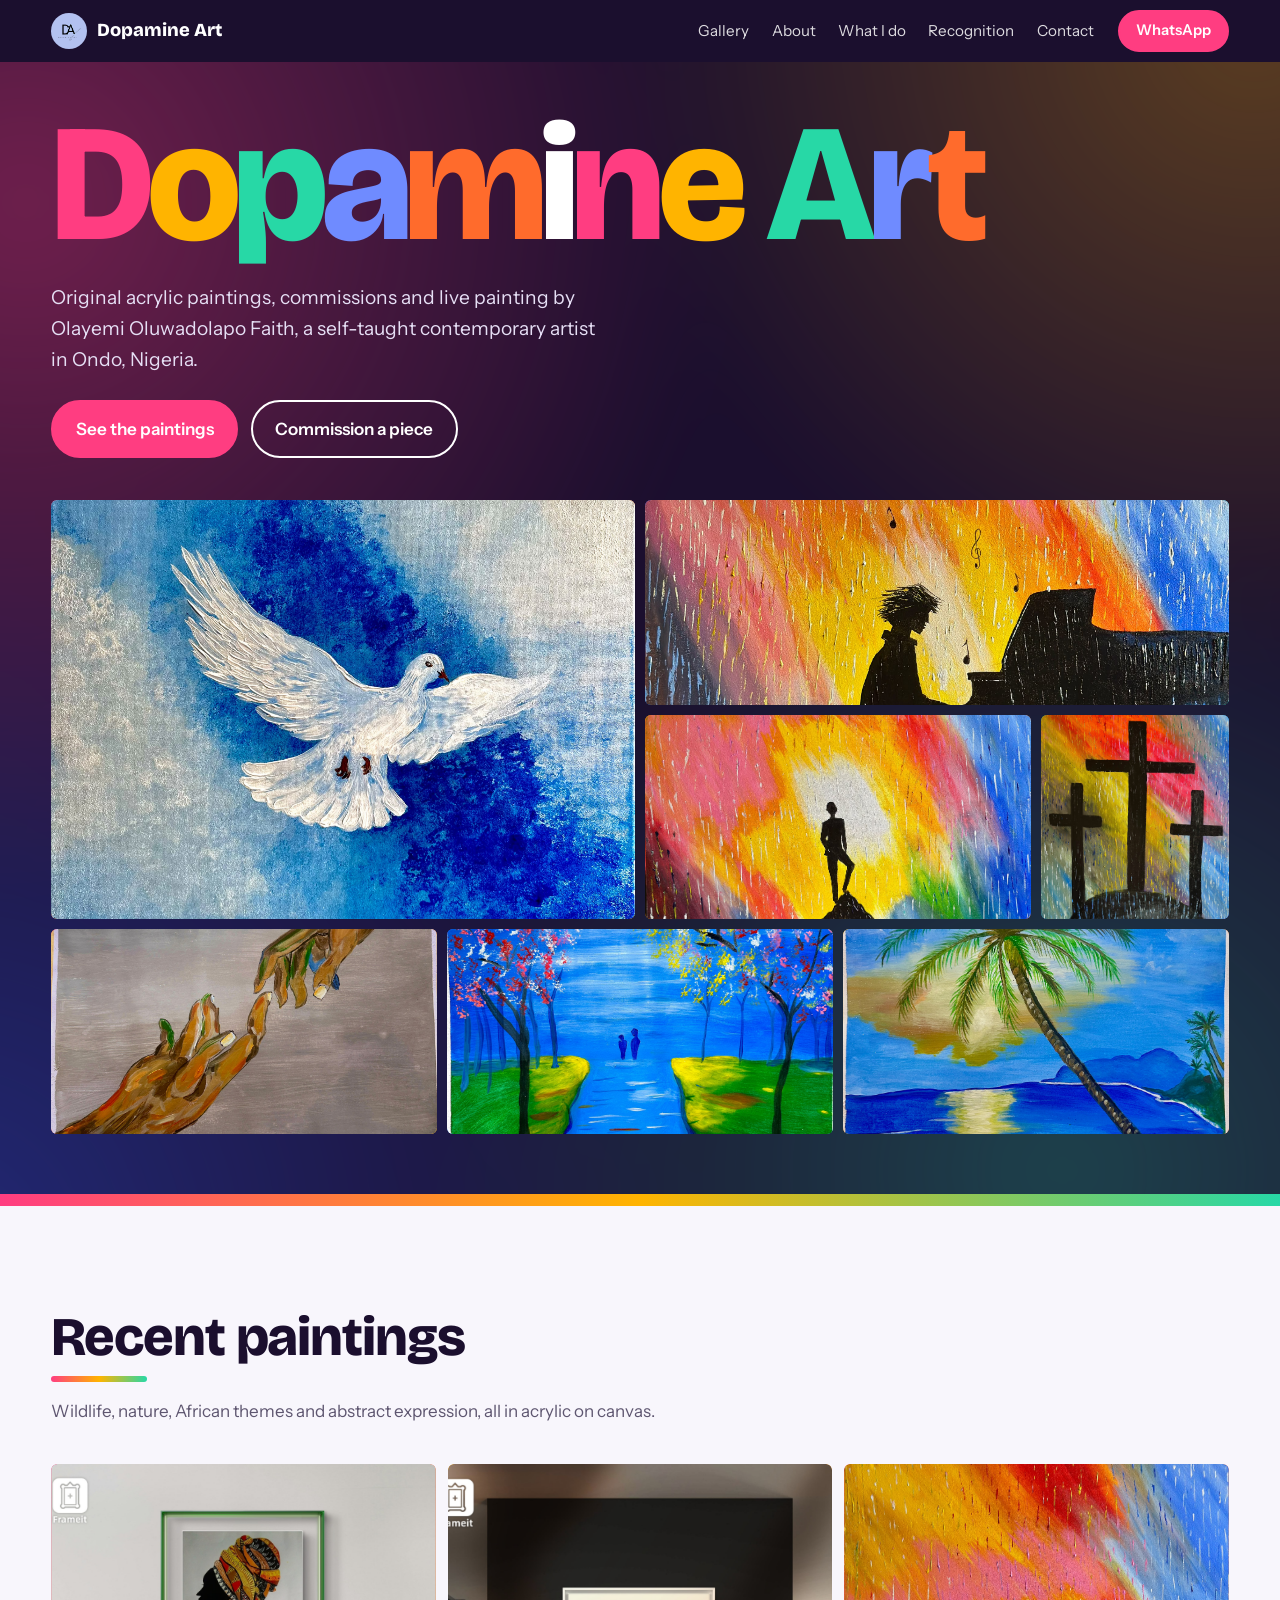
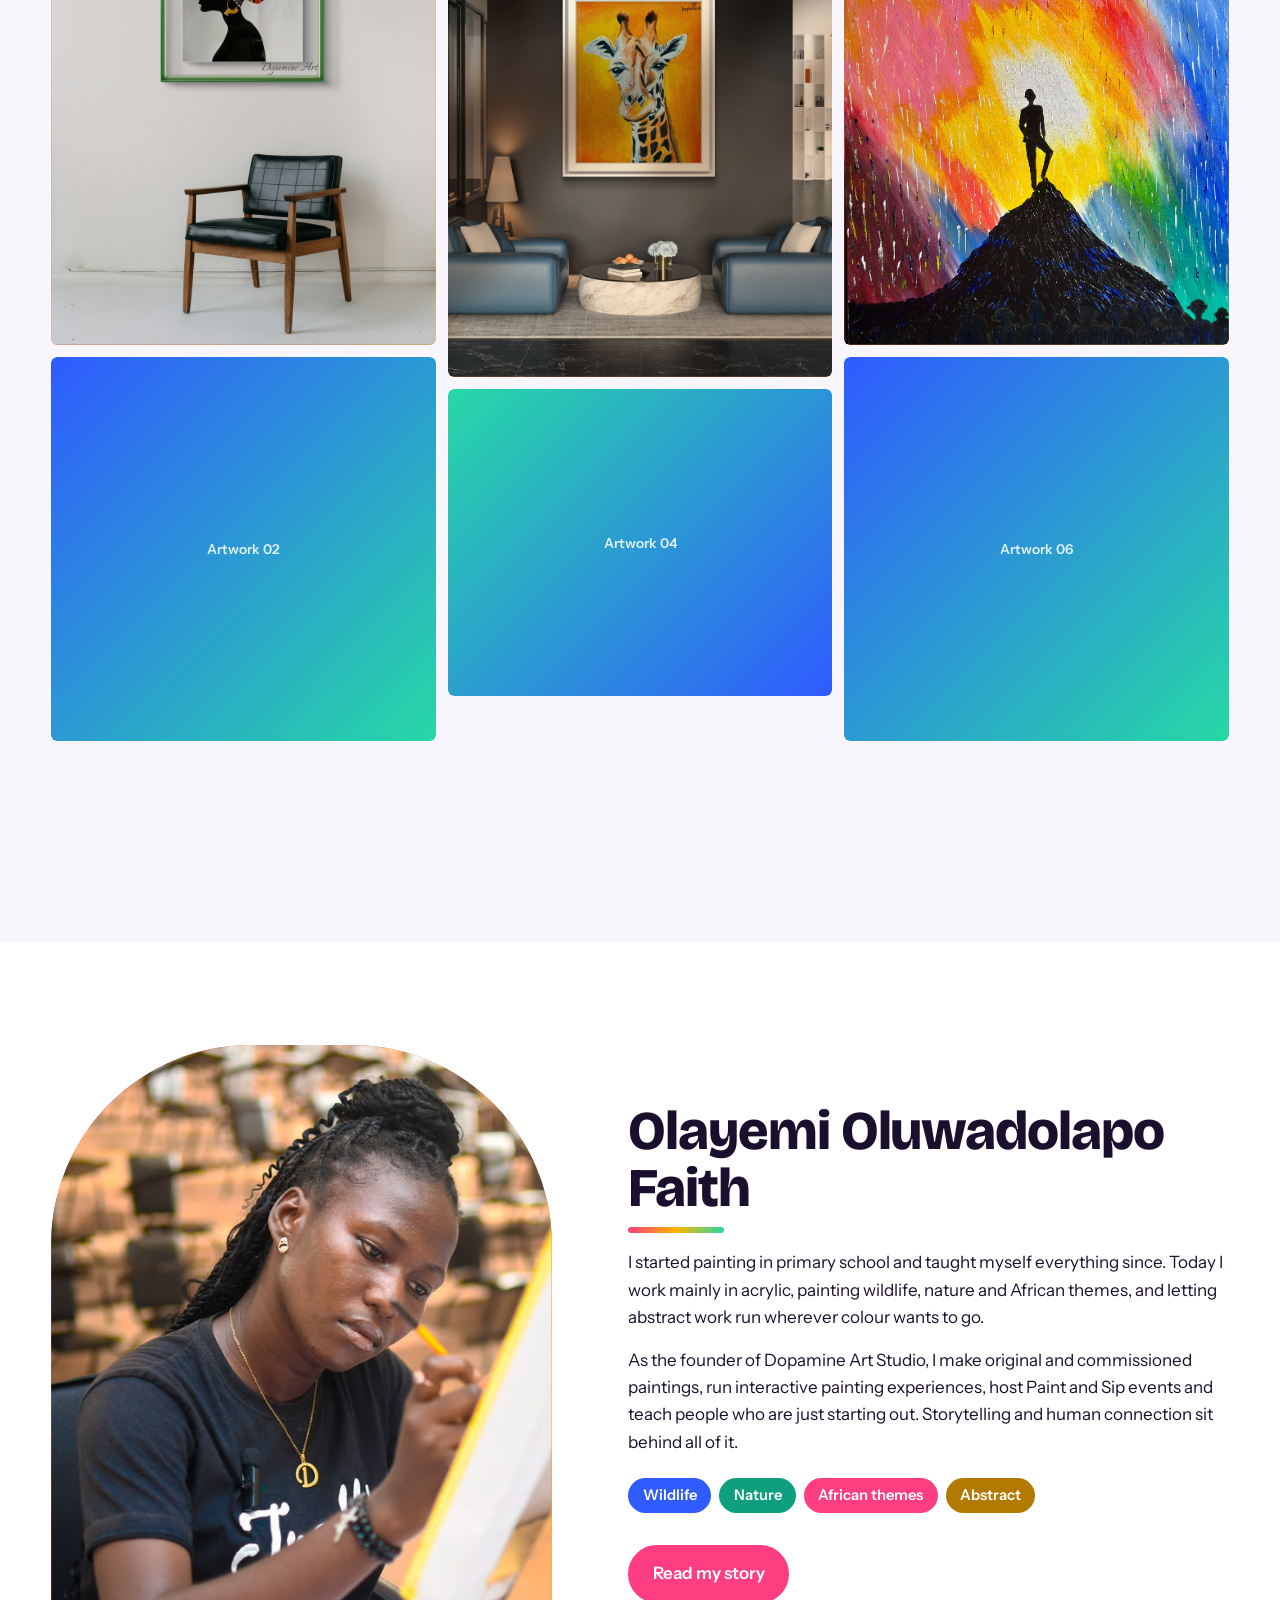
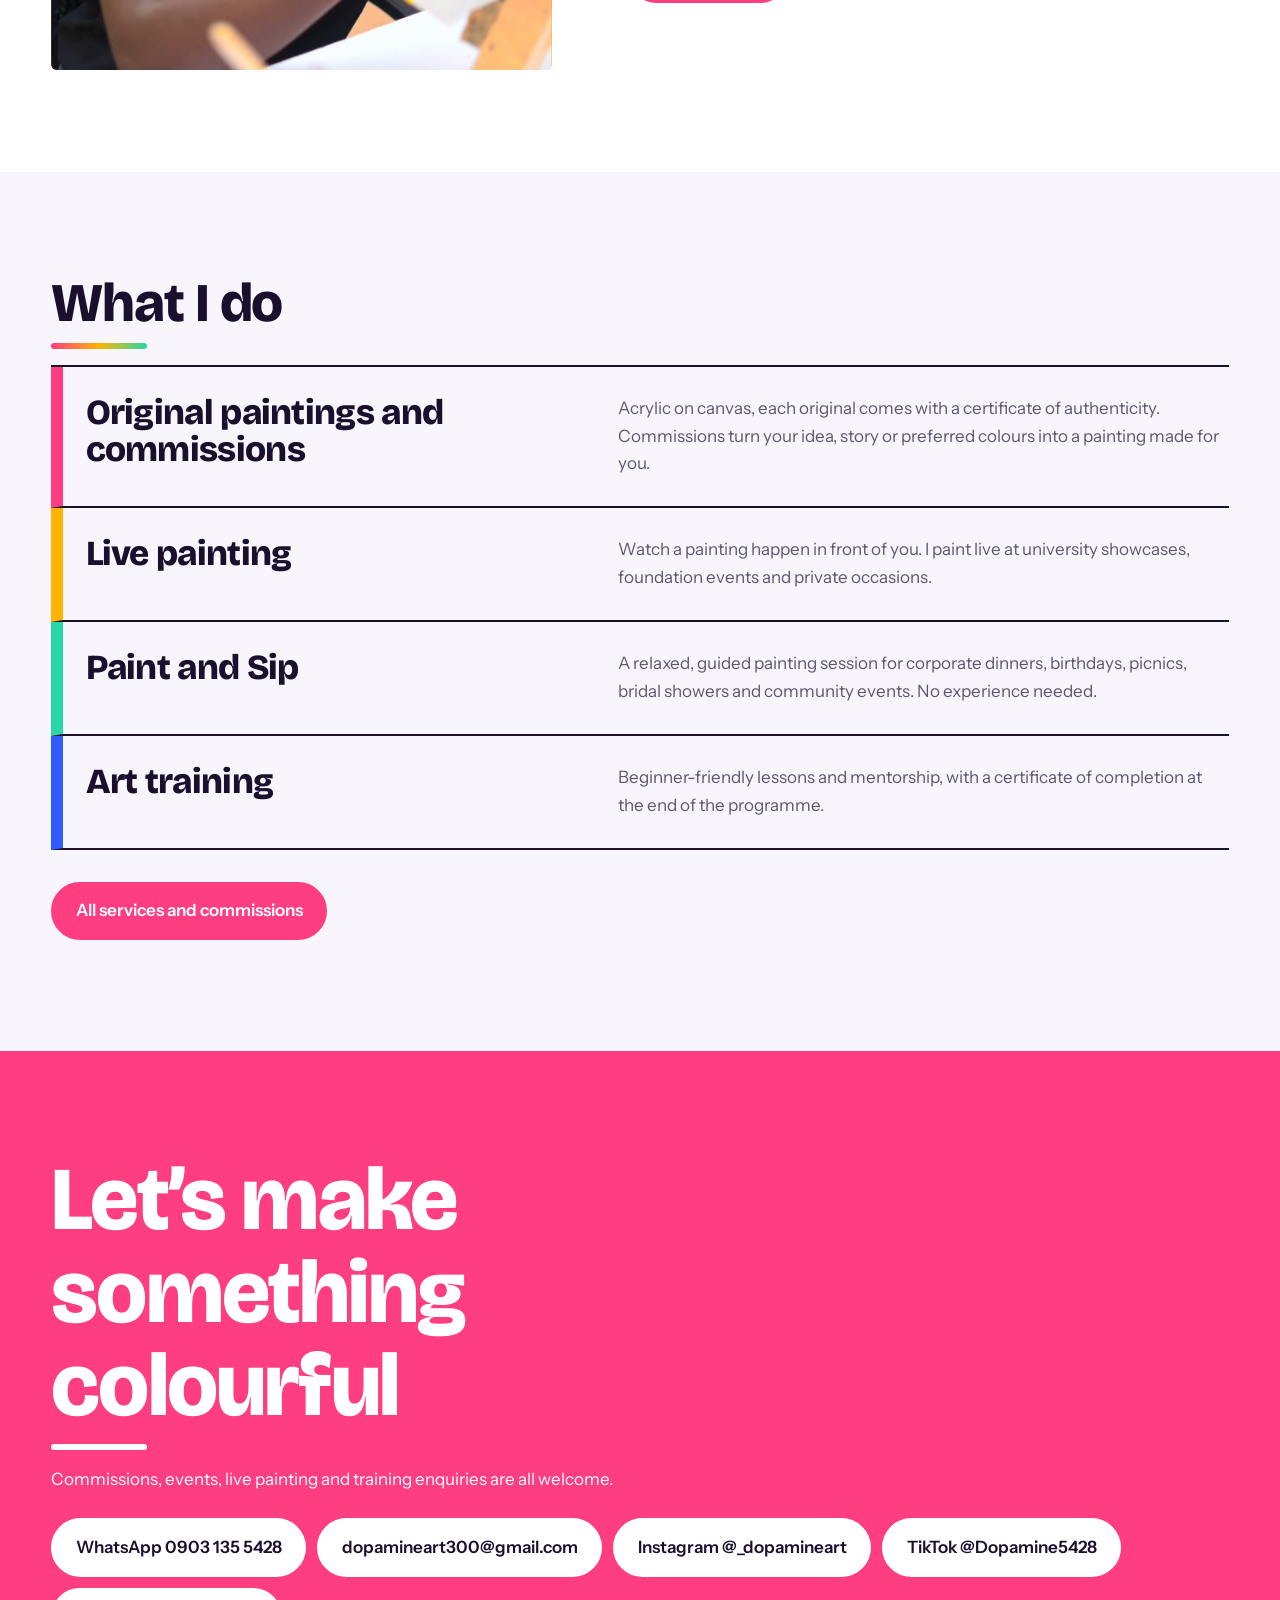
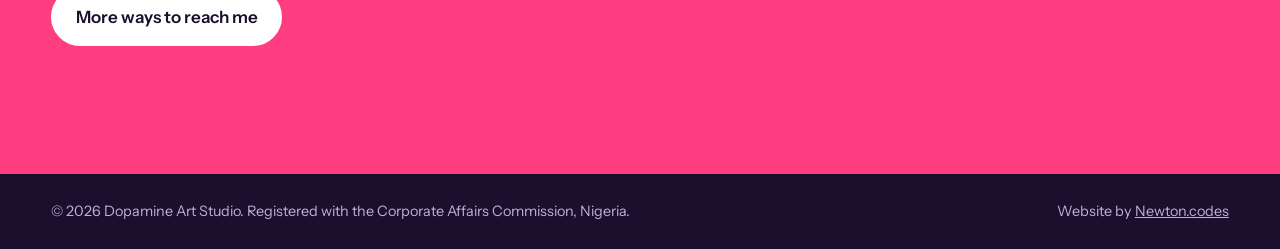
<file: index.html>
<!DOCTYPE html>
<html lang="en">
<head>
<meta charset="utf-8">
<meta name="viewport" content="width=device-width, initial-scale=1">
<title>Dopamine Art | Olayemi Oluwadolapo Faith, Contemporary Artist in Ondo, Nigeria</title>
<meta name="description" content="Original acrylic paintings, commissions, live painting and Paint and Sip experiences by Nigerian contemporary artist Olayemi Oluwadolapo Faith.">
<meta property="og:title" content="Dopamine Art | Olayemi Oluwadolapo Faith, Contemporary Artist in Ondo, Nigeria">
<meta property="og:description" content="Original acrylic paintings, commissions, live painting and Paint and Sip experiences by Nigerian contemporary artist Olayemi Oluwadolapo Faith.">
<!-- <meta property="og:image" content="images/hero-1.jpg"> -->
<link rel="icon" href="Images/WhatsApp%20Image%202026-10-25%20at%2008.23.37.jpeg">
<link rel="preconnect" href="https://fonts.googleapis.com">
<link rel="preconnect" href="https://fonts.gstatic.com" crossorigin>
<link href="https://fonts.googleapis.com/css2?family=Bricolage+Grotesque:opsz,wght@12..96,500;12..96,800&family=Instrument+Sans:wght@400;500;600&display=swap" rel="stylesheet">
<link rel="stylesheet" href="style.css">
</head>
<body>
<header>
  <nav class="wrap" aria-label="Main">
    <a class="brand" href="index.html"><img src="Images/WhatsApp%20Image%202026-10-25%20at%2008.23.37.jpeg" alt="Dopamine Art logo">Dopamine Art</a>
    <ul><li><a href="gallery.html">Gallery</a></li><li><a href="about.html">About</a></li><li><a href="services.html">What I do</a></li><li><a href="recognition.html">Recognition</a></li><li><a href="contact.html">Contact</a></li></ul>
    <a class="btn fill" href="https://wa.me/2349031355428?text=Hello%20Dopamine%20Art%2C%20I%27d%20like%20to%20enquire%20about%20a%20painting.">WhatsApp</a>
  </nav>
</header>
<main>
<div class="hero">
  <div class="wrap">
    <h1 id="title" aria-label="Dopamine Art">Dopamine Art</h1>
    <p class="lead">Original acrylic paintings, commissions and live painting by Olayemi Oluwadolapo Faith, a self-taught contemporary artist in Ondo, Nigeria.</p>
    <div class="cta">
      <a class="btn fill" href="gallery.html">See the paintings</a>
      <a class="btn" href="services.html#commissions">Commission a piece</a>
    </div>

    <!-- HERO MOSAIC: replace each src with one of her best paintings (7 images). Add alt text describing the painting. -->
    <div class="mosaic">
      <figure class="art" data-label="Hero painting 1"><img src="Images/WhatsApp%20Image%202026-10-24%20at%2014.01.20.jpeg" alt="Acrylic painting by Olayemi Oluwadolapo Faith">
        <figcaption class="ov">
          <h3 class="ct">Heaven’s Whisper</h3>
          <!-- <p class="cm">Acrylics on canvas &middot; 20 by 24 inches &middot; 2026</p>
          <p class="cd">Lorem ipsum dolor sit amet consectetur adipisicing elit. Ad a ex accusantium minus alias sequi minima eos velit, dolorem sapiente.</p> -->
        </figcaption>
      </figure>

      <figure class="art" data-label="Hero painting 2"><img src="Images/WhatsApp%20Image%202026-10-24%20at%2014.01.21.jpeg" alt="Acrylic painting by Olayemi Oluwadolapo Faith">
        <figcaption class="ov">
          <h3 class="ct">Ember</h3>
          <!-- <p class="cm">Acrylics on canvas &middot; 20 by 24 inches &middot; 2026</p>
          <p class="cd">Paste her description of this painting here.</p> -->
        </figcaption>
      </figure>

      <figure class="art" data-label="Hero painting 3"><img src="Images/WhatsApp%20Image%202026-10-24%20at%2014.01.21%20(1).jpeg" alt="Acrylic painting by Olayemi Oluwadolapo Faith">
        <figcaption class="ov">
          <h3 class="ct">Ascend</h3>
          <!-- <p class="cm">Acrylics on canvas &middot; 39 by 27 inches &middot; 2026</p>
          <p class="cd">A journey of courage, growth, and self-discovery. Standing at the summit, the lone figure represents the strength to rise above challenges and the courage to pursue a vision beyond the ordinary. 
            Beneath a sky of vibrant colours, the painting explores the beauty of individuality, the pursuit of greatness, and the power of believing in oneself.</p> -->
        </figcaption>
      </figure>
      <figure class="art" data-label="Hero painting 4"><img src="Images/WhatsApp%20Image%202026-10-24%20at%2014.01.21%20(2).jpeg" alt="Acrylic painting by Olayemi Oluwadolapo Faith">
        <figcaption class="ov">
          <h3 class="ct">Redeemed</h3>
          <!-- <p class="cm">Acrylics on canvas &middot; 39 by 27 inches &middot; 2026</p>
          <p class="cd">Paste her description of this painting here.</p> -->
        </figcaption>
      </figure>
      <figure class="art" data-label="Hero painting 5"><img src="Images/WhatsApp%20Image%202026-10-24%20at%2014.01.27.jpeg" alt="Acrylic painting by Olayemi Oluwadolapo Faith">
        <figcaption class="ov">
          <h3 class="ct">Therapeutic Hands</h3>
          <!-- <p class="cm">Acrylics on canvas &middot; 16 by 14 inches &middot; 2026</p>
          <p class="cd">Paste her description of this painting here.</p> -->
        </figcaption>
      </figure>
      <figure class="art" data-label="Hero painting 6"><img src="Images/WhatsApp%20Image%202026-10-24%20at%2014.01.30.jpeg" alt="Acrylic painting by Olayemi Oluwadolapo Faith">
        <figcaption class="ov">
          <h3 class="ct">On the way of peace</h3>
          <!-- <p class="cm">Acrylics on canvas &middot; 20 by 16 inches &middot; 2025</p>
          <p class="cd">Paste her description of this painting here.</p> -->
        </figcaption>
      </figure>
      <figure class="art" data-label="Hero painting 7"><img src="Images/WhatsApp%20Image%202026-10-24%20at%2014.01.22%20(1).jpeg" alt="Acrylic painting by Olayemi Oluwadolapo Faith">
        <figcaption class="ov">
          <h3 class="ct">Flourishing</h3>
          <!-- <p class="cm">Acrylics on canvas &middot; 24 by 20 inches &middot; 2026</p>
          <p class="cd">Paste her description of this painting here.</p> -->
        </figcaption>
      </figure>
    </div>
  </div>
</div>
<div class="band" aria-hidden="true"><i></i><i></i><i></i><i></i></div>

<section id="gallery">
  <div class="wrap">
    <h2>Recent paintings</h2>
    <p class="intro">Wildlife, nature, African themes and abstract expression, all in acrylic on canvas.</p>
    <div class="masonry">
<!-- EXAMPLE of a finished caption (Redeemed). Copy this block into the matching painting:
      <figcaption>
        <h3 class="ct">Redeemed</h3>
        <p class="cm">Acrylics on canvas &middot; 39 by 27 inches &middot; 2026</p>
        <p class="cd">A powerful expression of sacrifice, redemption, and divine love. The three crosses stand as symbols of suffering, grace, and the promise of hope. Set against a vibrant sky, the contrast between darkness and colour reflects the journey from pain to restoration, reminding us that even in our darkest moments, hope remains...</p>
      </figcaption>
-->
      <figure class="piece">
      <div class="art" data-label="Artwork 01"><img src="Images/WhatsApp%20Image%202026-10-24%20at%2014.02.00.jpeg" alt="Painting 1" loading="lazy"></div>
        <figcaption class="ov">
          <h3 class="ct">Rooted Royalty</h3>
          <p class="cm">Acrylics on canvas &middot; 13.5 inches by 14 inches &middot; 2021</p>
          <p class="cd">A striking silhouette of a woman wrapped in a bold, patterned headwrap, this piece celebrates the strength, pride, and cultural richness of African womanhood. 
            The textures and contrasts blend tradition and modernity, honoring heritage while radiating elegance and resilience.
            "She carries the past, present, and future in her crown."</p>
        </figcaption>
    </figure>
<figure class="piece">
      <div class="art" data-label="Artwork 02"><img src="Images/WhatsApp%20Image%202026-10-24%20at%2014.06.35.jpeg" alt="Painting 2" loading="lazy"></div>
       <figcaption class="ov">
          <h3 class="ct">Cross</h3>
          <p class="cm">Acrylics on canvas &middot; 39 by 27 inches &middot; 2021</p>
          <p class="cd"></p>
      </figcaption>
</figure>
<figure class="piece">
      <div class="art" data-label="Artwork 03"><img src="Images/WhatsApp%20Image%202026-10-24%20at%2014.01.30%20(1).jpeg" alt="Painting 3" loading="lazy"></div>
      <figcaption class="ov">
          <h3 class="ct">Giraffe</h3>
          <p class="cm">Acrylics on canvas &middot; 14 by 12 inches &middot; 2021</p>
          <p class="cd"></p>
      </figcaption>
</figure>
<figure class="piece">
      <div class="art" data-label="Artwork 04"><img src="Images/WhatsApp%20Image%202026-10-27%20at%2010.47.46.jpeg" alt="Painting 4" loading="lazy"></div>
    </figure>
<figure class="piece">
      <div class="art" data-label="Artwork 05"><img src="Images/WhatsApp%20Image%202026-10-24%20at%2014.01.21%20(1).jpeg" alt="Painting 5" loading="lazy"></div>
      <figcaption class="ov">
          <h3 class="ct">Ascend</h3>
          <p class="cm">Acrylics on canvas &middot; 39 by 27 inches &middot; 2026</p>
          <p class="cd"></p>
      </figcaption>
</figure>
<figure class="piece">
      <div class="art" data-label="Artwork 06"><img src="Images/WhatsApp%20Image%202026-10-24%20at%2014.01.22%20(1).jpeg" alt="Painting 6" loading="lazy"></div>
      <figcaption class="ov">
          <h3 class="ct">Flourishing</h3>
          <p class="cm">Acrylics on canvas &middot; 4 by 20 inches &middot; 2025</p>
          <p class="cd">Flourishing is an artwork inspired by our 2025 theme, “Our Year of Flourishing Like a Palm Tree”. The piece portrays a serene landscape with a palm tree by the waterside; symbolizing growth, strength, and sustained nourishment in God’s presence.</p>
      </figcaption>
</figure>
    </div>
    <p class="more"><a class="btn fill" href="gallery.html">View the full gallery</a></p>
  </div>
</section><section class="about" id="about">
  <div class="wrap grid">
    <!-- REPLACE: portrait -> images/portrait.jpg -->
    <figure class="art" data-label="Portrait of the artist"><img src="Images/WhatsApp%20Image%202026-10-25%20at%2008.21.03.jpeg" alt="Olayemi Oluwadolapo Faith, founder of Dopamine Art" loading="lazy"></figure>
    <div>
      <h2>Olayemi Oluwadolapo Faith</h2>
      <p>I started painting in primary school and taught myself everything since. Today I work mainly in acrylic, painting wildlife, nature and African themes, and letting abstract work run wherever colour wants to go.</p>
      <p>As the founder of Dopamine Art Studio, I make original and commissioned paintings, run interactive painting experiences, host Paint and Sip events and teach people who are just starting out. Storytelling and human connection sit behind all of it.</p>
      <ul class="themes"><li>Wildlife</li><li>Nature</li><li>African themes</li><li>Abstract</li></ul>
      <p class="more"><a class="btn fill" href="about.html">Read my story</a></p>
    </div>
  </div>
</section><section id="services">
  <div class="wrap">
    <h2>What I do</h2>
    <ul class="svc">
      <li style="--c:var(--pink)"><h3>Original paintings and commissions</h3><p>Acrylic on canvas, each original comes with a certificate of authenticity. Commissions turn your idea, story or preferred colours into a painting made for you.</p></li>
      <li style="--c:var(--gold)"><h3>Live painting</h3><p>Watch a painting happen in front of you. I paint live at university showcases, foundation events and private occasions.</p></li>
      <li style="--c:var(--mint)"><h3>Paint and Sip</h3><p>A relaxed, guided painting session for corporate dinners, birthdays, picnics, bridal showers and community events. No experience needed.</p></li>
      <li style="--c:var(--cobalt)"><h3>Art training</h3><p>Beginner-friendly lessons and mentorship, with a certificate of completion at the end of the programme.</p></li>
    </ul>
    <p class="more"><a class="btn fill" href="services.html">All services and commissions</a></p>
  </div>
</section><section class="contact" id="contact">
  <div class="wrap">
    <h2>Let’s make something colourful</h2>
    <p>Commissions, events, live painting and training enquiries are all welcome.</p>
    <div class="links">
      <a class="btn" href="https://wa.me/2349031355428?text=Hello%20Dopamine%20Art%2C%20I%27d%20like%20to%20enquire%20about%20a%20painting.">WhatsApp 0903 135 5428</a>
      <a class="btn" href="mailto:dopamineart300@gmail.com">dopamineart300@gmail.com</a>
      <a class="btn" href="https://instagram.com/_dopamineart" target="_blank" rel="noopener">Instagram @_dopamineart</a>
      <a class="btn" href="https://tiktok.com/@Dopamine5428" target="_blank" rel="noopener">TikTok @Dopamine5428</a>
      <!-- ADD: Facebook page link, replace # -->
      <a class="btn" href="contact.html">More ways to reach me</a>
    </div>
  </div>
</section>
</main>
<footer>
  <div class="wrap">
    <span>&copy; <span id="yr">2026</span> Dopamine Art Studio. Registered with the Corporate Affairs Commission, Nigeria.</span>
    <span>Website by <a href="https://newton.codes">Newton.codes</a></span>
  </div>
</footer>
<dialog id="lb" aria-label="Enlarged painting"><button type="button" id="lbx">Close</button><img alt=""></dialog>
<script src="script.js"></script>
</body>
</html>
</file>
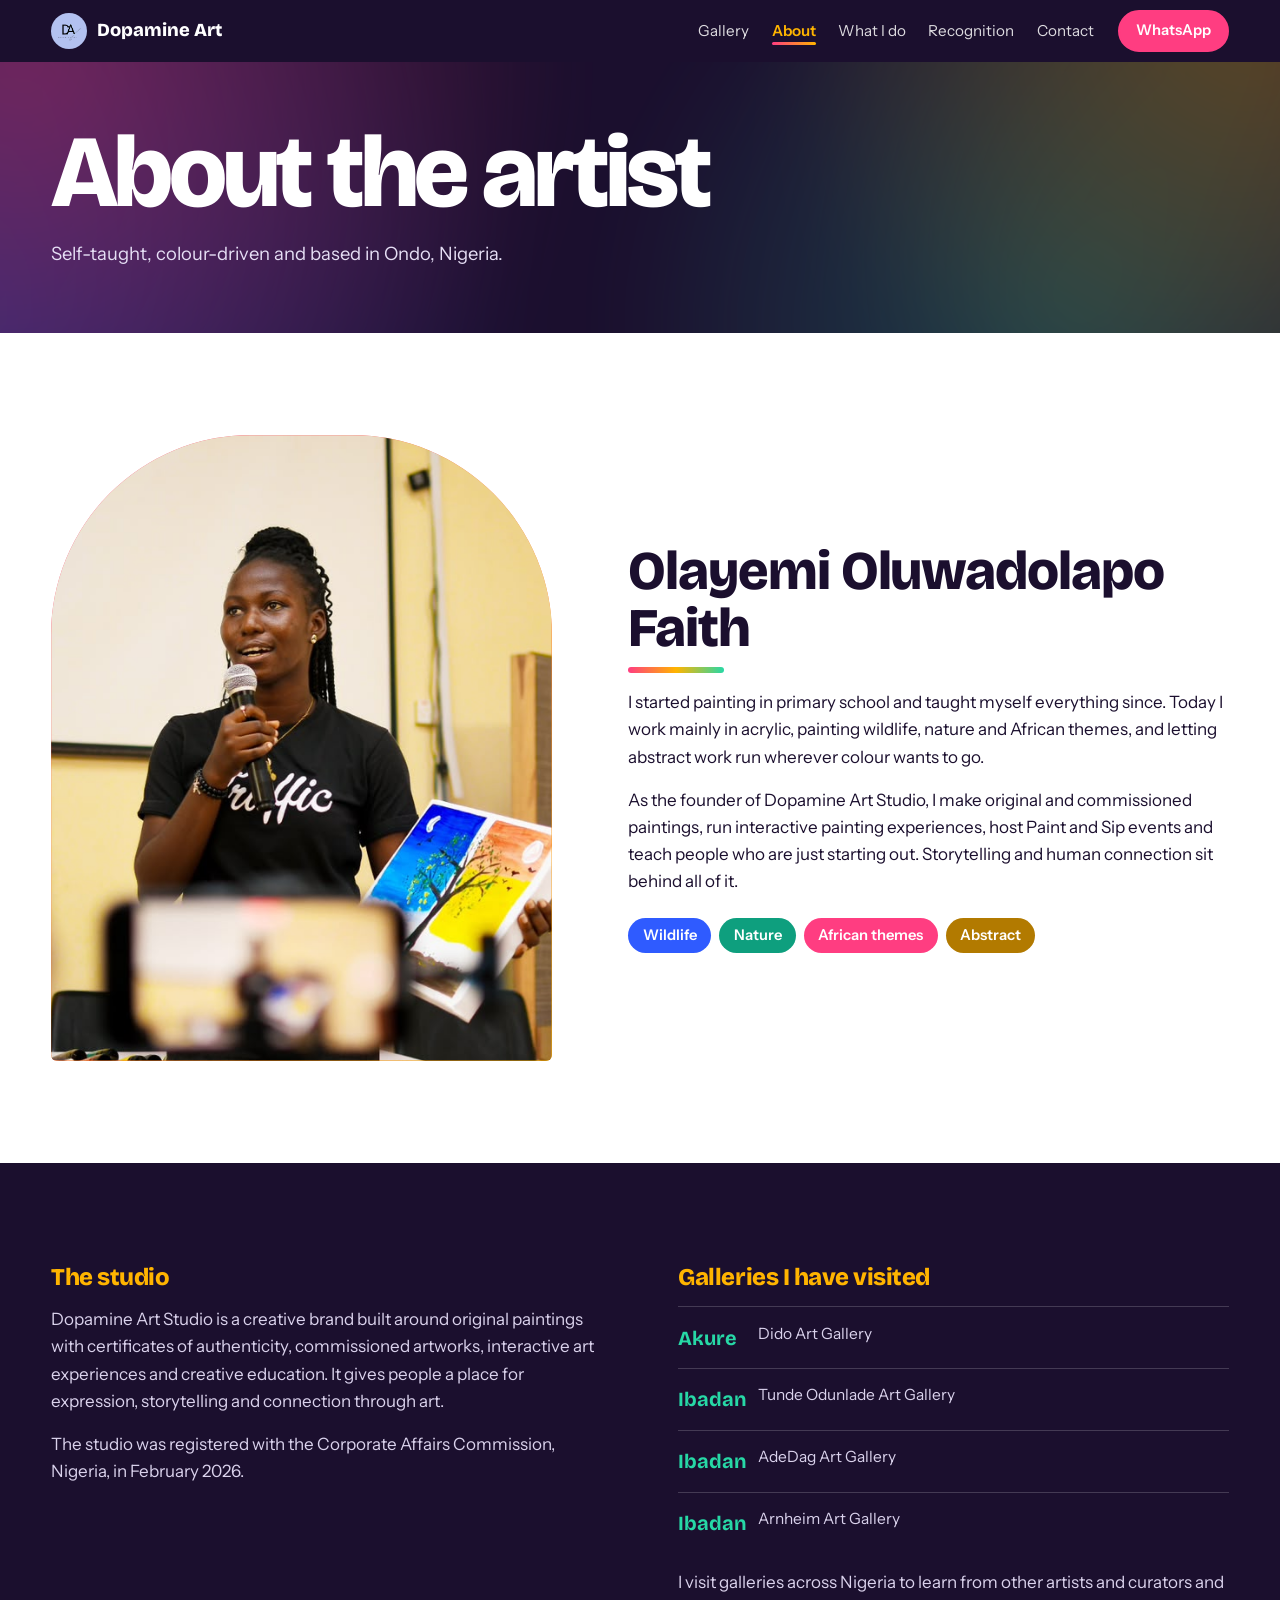
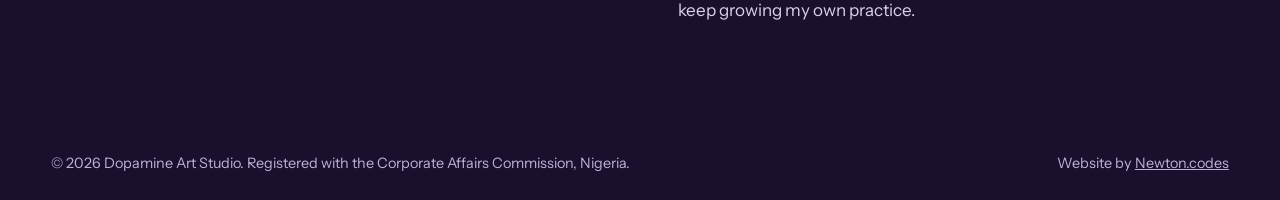
<file: about.html>
<!DOCTYPE html>
<html lang="en">
<head>
<meta charset="utf-8">
<meta name="viewport" content="width=device-width, initial-scale=1">
<title>About | Dopamine Art</title>
<meta name="description" content="Meet Olayemi Oluwadolapo Faith, self-taught Nigerian contemporary artist and founder of Dopamine Art Studio.">
<meta property="og:title" content="About | Dopamine Art">
<meta property="og:description" content="Meet Olayemi Oluwadolapo Faith, self-taught Nigerian contemporary artist and founder of Dopamine Art Studio.">
<!-- <meta property="og:image" content="images/hero-1.jpg"> -->
<link rel="icon" href="Images/WhatsApp Image 2026-10-25 at 08.23.37.jpeg">
<link rel="preconnect" href="https://fonts.googleapis.com">
<link rel="preconnect" href="https://fonts.gstatic.com" crossorigin>
<link href="https://fonts.googleapis.com/css2?family=Bricolage+Grotesque:opsz,wght@12..96,500;12..96,800&family=Instrument+Sans:wght@400;500;600&display=swap" rel="stylesheet">
<link rel="stylesheet" href="style.css">
</head>
<body>
<header>
  <nav class="wrap" aria-label="Main">
    <a class="brand" href="index.html"><img src="Images/WhatsApp Image 2026-10-25 at 08.23.37.jpeg" alt="Dopamine Art logo">Dopamine Art</a>
    <ul><li><a href="gallery.html">Gallery</a></li><li><a href="about.html" aria-current="page">About</a></li><li><a href="services.html">What I do</a></li><li><a href="recognition.html">Recognition</a></li><li><a href="contact.html">Contact</a></li></ul>
    <a class="btn fill" href="https://wa.me/2349031355428?text=Hello%20Dopamine%20Art%2C%20I%27d%20like%20to%20enquire%20about%20a%20painting.">WhatsApp</a>
  </nav>
</header>
<main>
<div class="pagehead"><div class="wrap"><h1>About the artist</h1><p>Self-taught, colour-driven and based in Ondo, Nigeria.</p></div></div>
<section class="about" id="about">
  <div class="wrap grid">
    <!-- REPLACE: portrait -> images/portrait.jpg -->
    <figure class="art" data-label="Portrait of the artist"><img src="Images/WhatsApp Image 2026-10-25 at 08.23.13.jpeg" alt="Olayemi Oluwadolapo Faith, founder of Dopamine Art" loading="lazy"></figure>
    <div>
      <h2>Olayemi Oluwadolapo Faith</h2>
      <p>I started painting in primary school and taught myself everything since. Today I work mainly in acrylic, painting wildlife, nature and African themes, and letting abstract work run wherever colour wants to go.</p>
      <p>As the founder of Dopamine Art Studio, I make original and commissioned paintings, run interactive painting experiences, host Paint and Sip events and teach people who are just starting out. Storytelling and human connection sit behind all of it.</p>
      <ul class="themes"><li>Wildlife</li><li>Nature</li><li>African themes</li><li>Abstract</li></ul>
    </div>
  </div>
</section><section class="recog">
  <div class="wrap cols">
    <div>
      <h3>The studio</h3>
      <p style="color:#DAD2EC">Dopamine Art Studio is a creative brand built around original paintings with certificates of authenticity, commissioned artworks, interactive art experiences and creative education. It gives people a place for expression, storytelling and connection through art.</p>
      <p style="color:#DAD2EC;margin-top:1rem">The studio was registered with the Corporate Affairs Commission, Nigeria, in February 2026.</p>
    </div>
    <div>
      <h3>Galleries I have visited</h3>
      <ul class="tl">
        <li><b>Akure</b><span>Dido Art Gallery</span></li>
        <li><b>Ibadan</b><span>Tunde Odunlade Art Gallery</span></li>
        <li><b>Ibadan</b><span>AdeDag Art Gallery</span></li>
        <li><b>Ibadan</b><span>Arnheim Art Gallery</span></li>
      </ul>
      <p style="color:#DAD2EC;margin-top:1rem">I visit galleries across Nigeria to learn from other artists and curators and keep growing my own practice.</p>
    </div>
  </div>
</section>
</main>
<footer>
  <div class="wrap">
    <span>&copy; <span id="yr">2026</span> Dopamine Art Studio. Registered with the Corporate Affairs Commission, Nigeria.</span>
    <span>Website by <a href="https://newton.codes">Newton.codes</a></span>
  </div>
</footer>
<dialog id="lb" aria-label="Enlarged painting"><button type="button" id="lbx">Close</button><img alt=""></dialog>
<script src="script.js"></script>
</body>
</html>
</file>
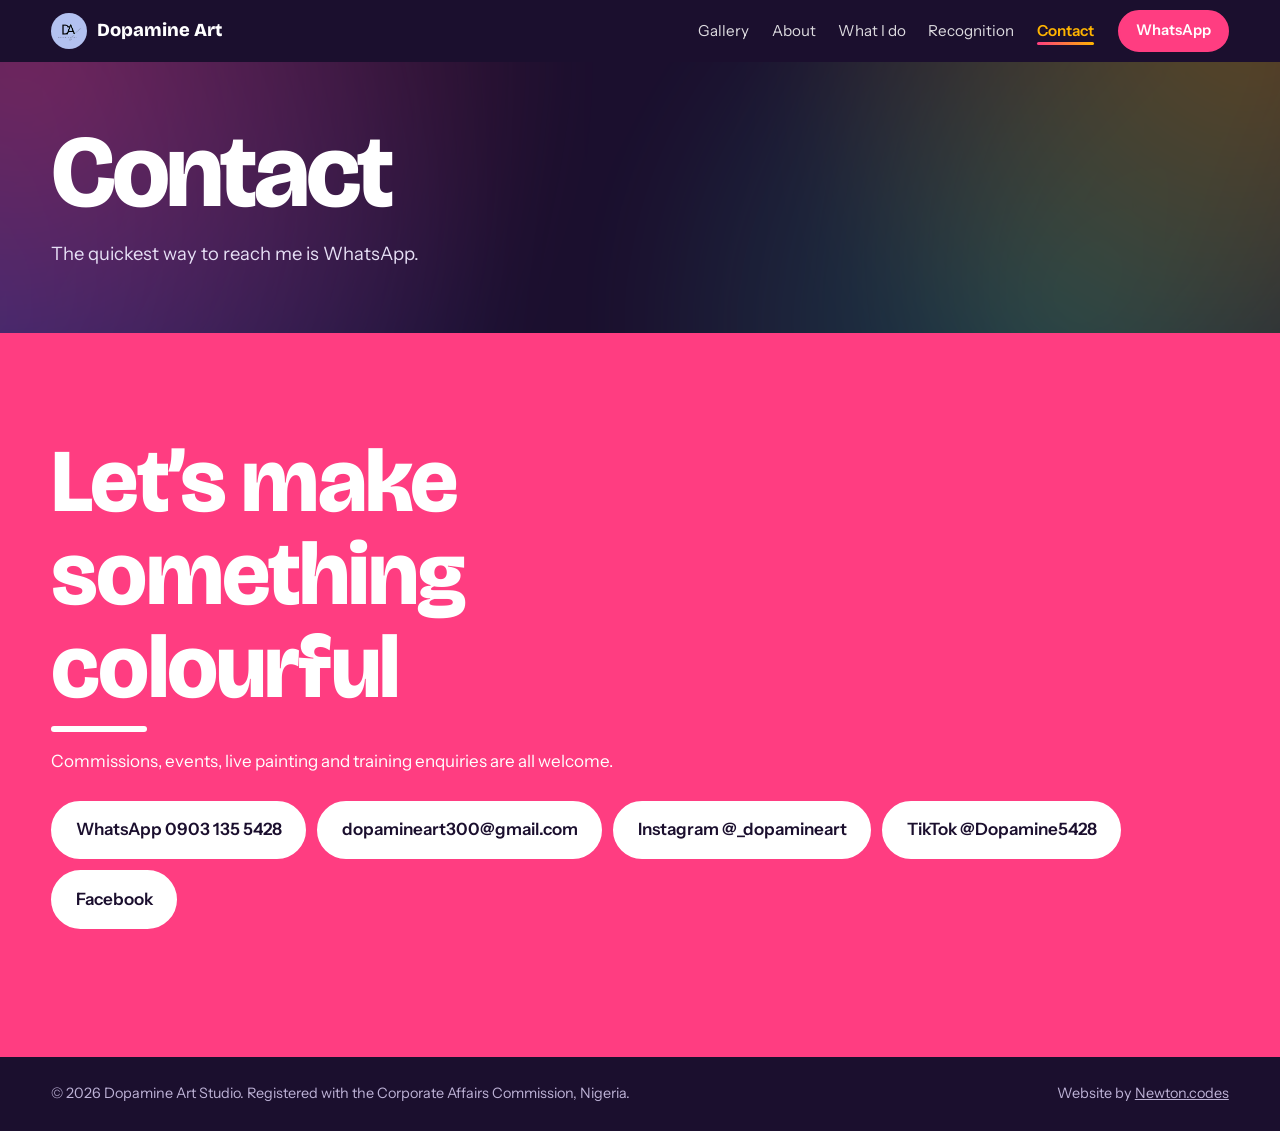
<file: contact.html>
<!DOCTYPE html>
<html lang="en">
<head>
<meta charset="utf-8">
<meta name="viewport" content="width=device-width, initial-scale=1">
<title>Contact | Dopamine Art</title>
<meta name="description" content="Commission a painting, book live painting or a Paint and Sip event, or ask about art training with Dopamine Art.">
<meta property="og:title" content="Contact | Dopamine Art">
<meta property="og:description" content="Commission a painting, book live painting or a Paint and Sip event, or ask about art training with Dopamine Art.">
<!-- <meta property="og:image" content="images/hero-1.jpg"> -->
<link rel="icon" href="Images/WhatsApp Image 2026-10-25 at 08.23.37.jpeg">
<link rel="preconnect" href="https://fonts.googleapis.com">
<link rel="preconnect" href="https://fonts.gstatic.com" crossorigin>
<link href="https://fonts.googleapis.com/css2?family=Bricolage+Grotesque:opsz,wght@12..96,500;12..96,800&family=Instrument+Sans:wght@400;500;600&display=swap" rel="stylesheet">
<link rel="stylesheet" href="style.css">
</head>
<body>
<header>
  <nav class="wrap" aria-label="Main">
    <a class="brand" href="index.html"><img src="Images/WhatsApp Image 2026-10-25 at 08.23.37.jpeg" alt="Dopamine Art logo">Dopamine Art</a>
    <ul><li><a href="gallery.html">Gallery</a></li><li><a href="about.html">About</a></li><li><a href="services.html">What I do</a></li><li><a href="recognition.html">Recognition</a></li><li><a href="contact.html" aria-current="page">Contact</a></li></ul>
    <a class="btn fill" href="https://wa.me/2349031355428?text=Hello%20Dopamine%20Art%2C%20I%27d%20like%20to%20enquire%20about%20a%20painting.">WhatsApp</a>
  </nav>
</header>
<main>
<div class="pagehead"><div class="wrap"><h1>Contact</h1><p>The quickest way to reach me is WhatsApp.</p></div></div>
<section class="contact" id="contact">
  <div class="wrap">
    <h2>Let’s make something colourful</h2>
    <p>Commissions, events, live painting and training enquiries are all welcome.</p>
    <div class="links">
      <a class="btn" href="https://wa.me/2349031355428?text=Hello%20Dopamine%20Art%2C%20I%27d%20like%20to%20enquire%20about%20a%20painting.">WhatsApp 0903 135 5428</a>
      <a class="btn" href="mailto:dopamineart300@gmail.com">dopamineart300@gmail.com</a>
      <a class="btn" href="https://instagram.com/_dopamineart" target="_blank" rel="noopener">Instagram @_dopamineart</a>
      <a class="btn" href="https://tiktok.com/@Dopamine5428" target="_blank" rel="noopener">TikTok @Dopamine5428</a>
      <!-- ADD: Facebook page link, replace # -->
      <a class="btn" href="#" target="_blank" rel="noopener">Facebook</a>
    </div>
  </div>
</section>
</main>
<footer>
  <div class="wrap">
    <span>&copy; <span id="yr">2026</span> Dopamine Art Studio. Registered with the Corporate Affairs Commission, Nigeria.</span>
    <span>Website by <a href="https://newton.codes">Newton.codes</a></span>
  </div>
</footer>
<dialog id="lb" aria-label="Enlarged painting"><button type="button" id="lbx">Close</button><img alt=""></dialog>
<script src="script.js"></script>
</body>
</html>
</file>
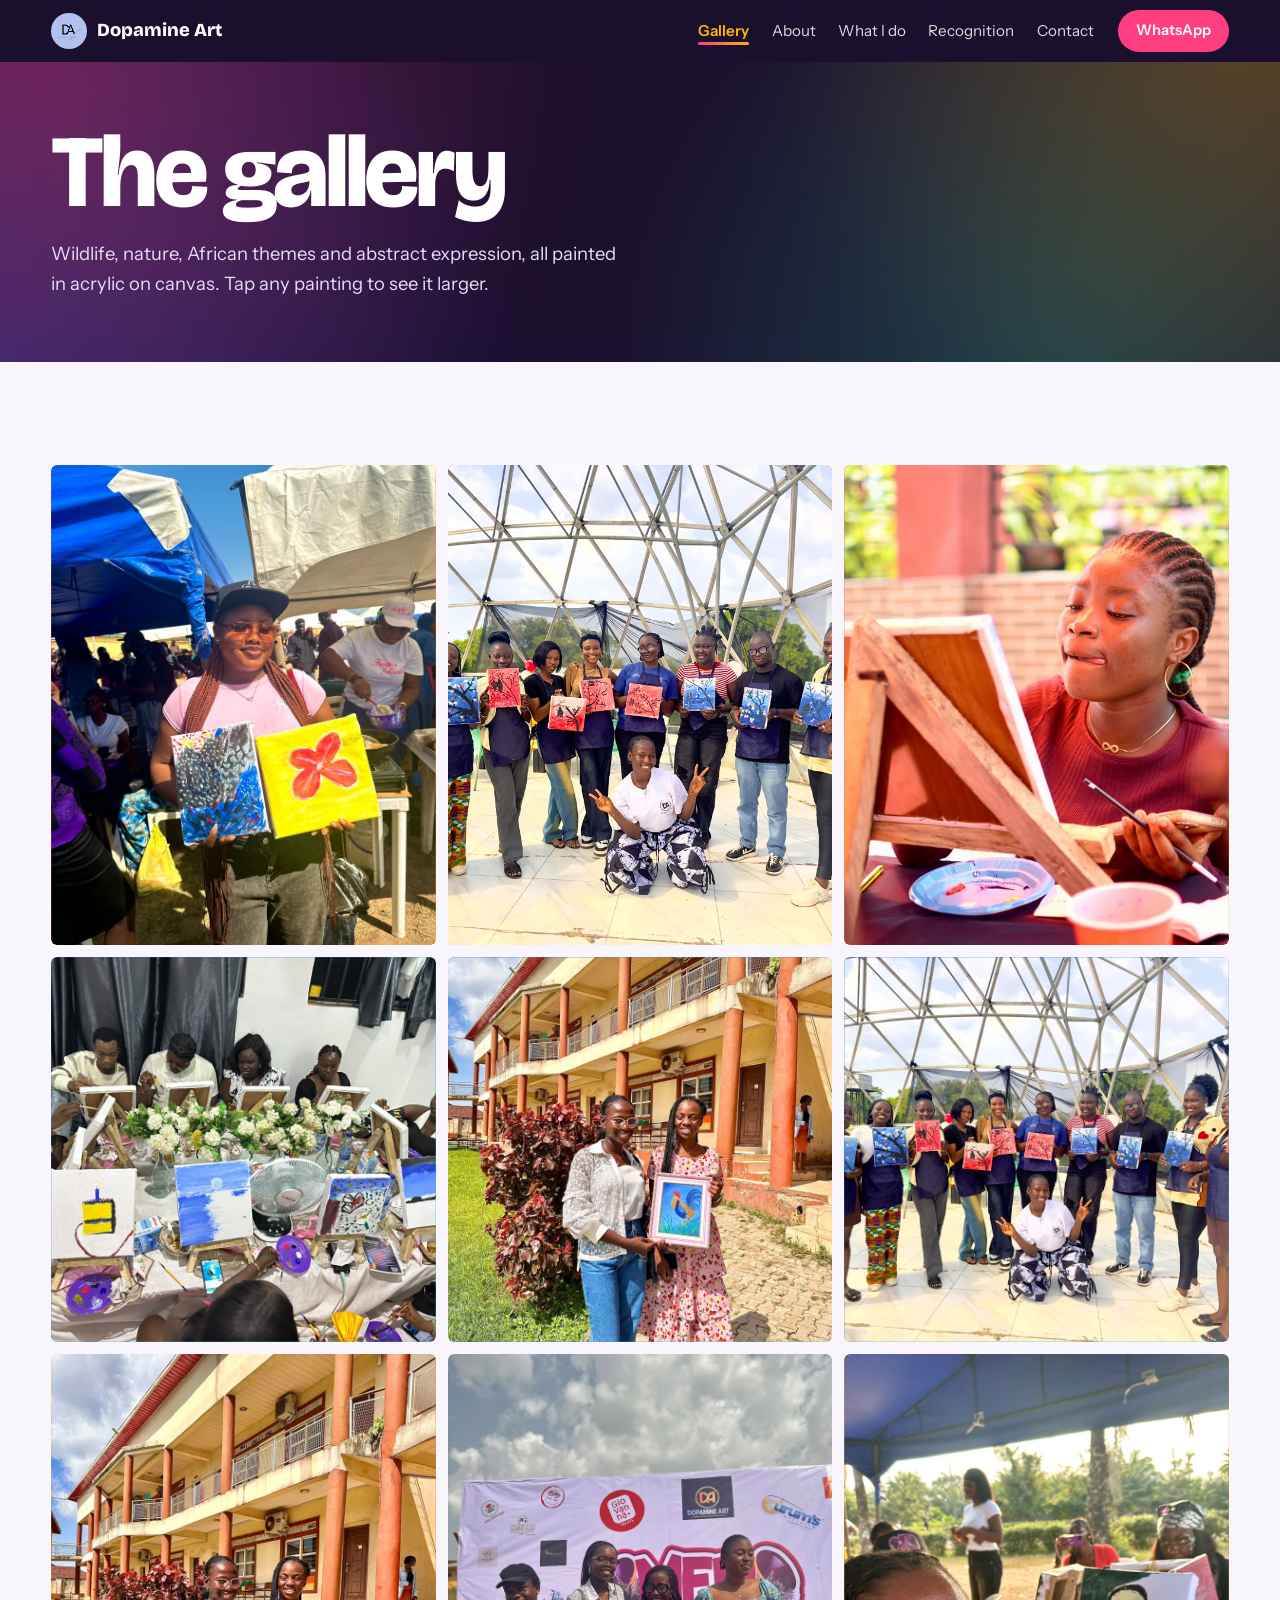
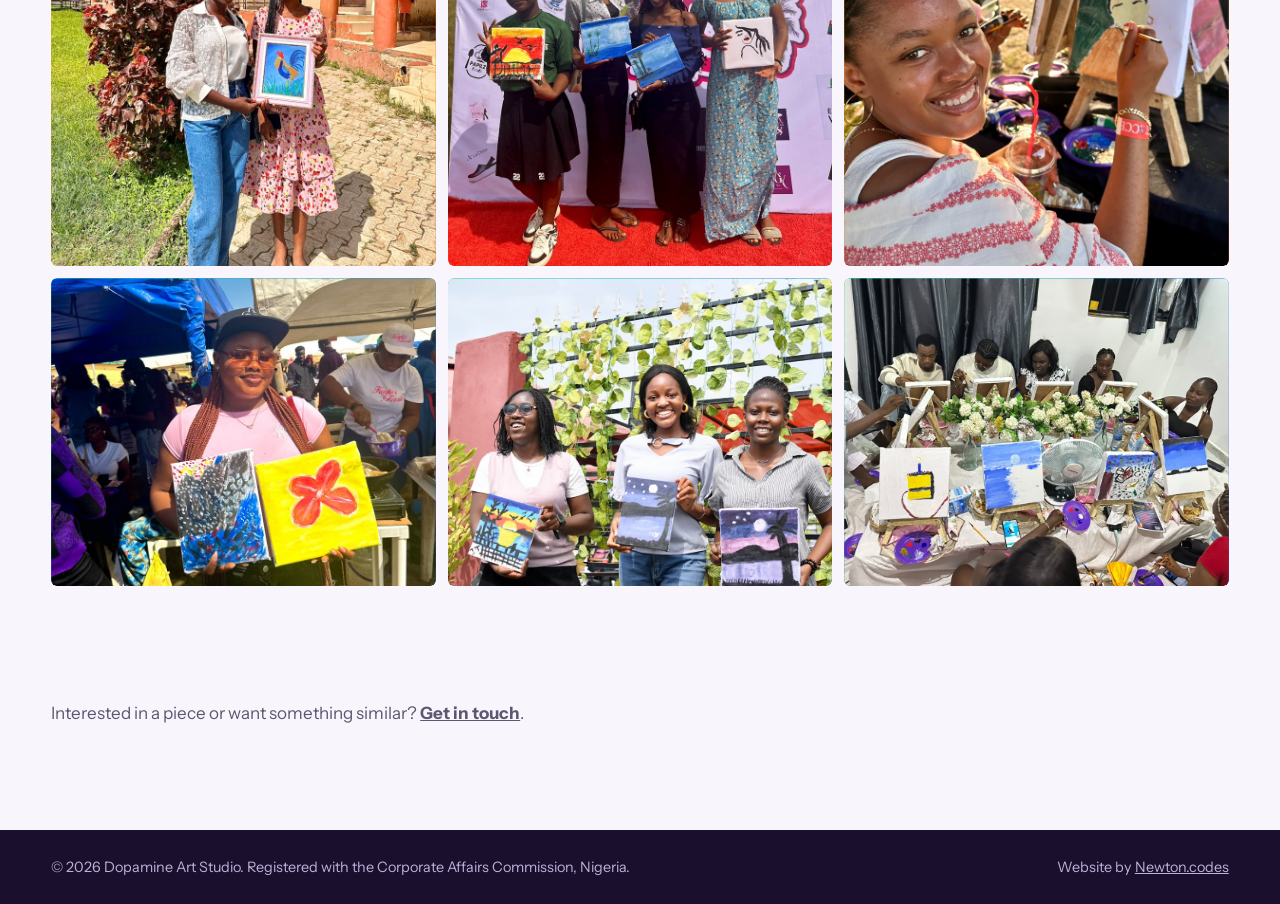
<file: gallery.html>
<!DOCTYPE html>
<html lang="en">
<head>
<meta charset="utf-8">
<meta name="viewport" content="width=device-width, initial-scale=1">
<title>Gallery | Dopamine Art</title>
<meta name="description" content="Browse original acrylic paintings by Olayemi Oluwadolapo Faith: wildlife, nature, African themes and abstract work.">
<meta property="og:title" content="Gallery | Dopamine Art">
<meta property="og:description" content="Browse original acrylic paintings by Olayemi Oluwadolapo Faith: wildlife, nature, African themes and abstract work.">
<!-- <meta property="og:image" content="images/hero-1.jpg"> -->
<link rel="icon" href="Images/WhatsApp%20Image%202026-10-25%20at%2008.23.37.jpeg">
<link rel="preconnect" href="https://fonts.googleapis.com">
<link rel="preconnect" href="https://fonts.gstatic.com" crossorigin>
<link href="https://fonts.googleapis.com/css2?family=Bricolage+Grotesque:opsz,wght@12..96,500;12..96,800&family=Instrument+Sans:wght@400;500;600&display=swap" rel="stylesheet">
<link rel="stylesheet" href="style.css">
</head>
<body>
<header>
  <nav class="wrap" aria-label="Main">
    <a class="brand" href="index.html"><img src="Images/WhatsApp%20Image%202026-10-25%20at%2008.23.37.jpeg" alt="Dopamine Art logo">Dopamine Art</a>
    <ul><li><a href="gallery.html" aria-current="page">Gallery</a></li><li><a href="about.html">About</a></li><li><a href="services.html">What I do</a></li><li><a href="recognition.html">Recognition</a></li><li><a href="contact.html">Contact</a></li></ul>
    <a class="btn fill" href="https://wa.me/2349031355428?text=Hello%20Dopamine%20Art%2C%20I%27d%20like%20to%20enquire%20about%20a%20painting.">WhatsApp</a>
  </nav>
</header>
<main>
<div class="pagehead"><div class="wrap"><h1>The gallery</h1><p>Wildlife, nature, African themes and abstract expression, all painted in acrylic on canvas. Tap any painting to see it larger.</p></div></div>
<section id="gallery">
  <div class="wrap">
    <!-- GALLERY: duplicate or remove <figure> blocks freely. Keep images in the images/ folder. -->
    <div class="masonry">
      <!-- EXAMPLE of a finished caption (Redeemed). Copy this block into the matching painting:
      <figcaption>
        <h3 class="ct">Redeemed</h3>
        <p class="cm">Acrylics on canvas &middot; 39 by 27 inches &middot; 2026</p>
        <p class="cd">A powerful expression of sacrifice, redemption, and divine love. The three crosses stand as symbols of suffering, grace, and the promise of hope. Set against a vibrant sky, the contrast between darkness and colour reflects the journey from pain to restoration, reminding us that even in our darkest moments, hope remains...</p>
      </figcaption>
-->
      <figure class="piece">
      <div class="art" data-label="Artwork 01"><img src="Images/WhatsApp%20Image%202026-10-27%20at%2011.07.20.jpeg" alt="Painting 1" loading="lazy"></div>
      </figure>
      <figure class="piece">
      <div class="art" data-label="Artwork 02"><img src="Images/WhatsApp%20Image%202026-10-27%20at%2011.07.23.jpeg" alt="Painting 2" loading="lazy"></div>
      </figure>
      <figure class="piece">
      <div class="art" data-label="Artwork 03"><img src="Images/WhatsApp%20Image%202026-10-27%20at%2011.07.22.jpeg" alt="Painting 3" loading="lazy"></div>
      </figure>
      <figure class="piece">
      <div class="art" data-label="Artwork 04"><img src="Images/WhatsApp%20Image%202026-10-27%20at%2011.07.20.jpeg" alt="Painting 4" loading="lazy"></div>
      </figure>
      <figure class="piece">
      <div class="art" data-label="Artwork 05"><img src="Images/WhatsApp%20Image%202026-10-27%20at%2011.06.41.jpeg" alt="Painting 5" loading="lazy"></div>
      </figure>
      <figure class="piece">
      <div class="art" data-label="Artwork 06"><img src="Images/WhatsApp%20Image%202026-10-27%20at%2011.07.22.jpeg" alt="Painting 6" loading="lazy"></div>
      </figure>
      <figure class="piece">
      <div class="art" data-label="Artwork 07"><img src="Images/WhatsApp%20Image%202026-10-27%20at%2011.07.19%20(2).jpeg" alt="Painting 7" loading="lazy"></div>
      </figure>
      <figure class="piece">
      <div class="art" data-label="Artwork 08"><img src="Images/WhatsApp%20Image%202026-10-27%20at%2011.07.24%20(1).jpeg" alt="Painting 8" loading="lazy"></div>
      </figure>
      <figure class="piece">
      <div class="art" data-label="Artwork 09"><img src="Images/WhatsApp%20Image%202026-10-27%20at%2011.07.24.jpeg" alt="Painting 9" loading="lazy"></div>
      </figure>
      <figure class="piece">
      <div class="art" data-label="Artwork 10"><img src="Images/WhatsApp%20Image%202026-10-27%20at%2011.06.41.jpeg" alt="Painting 10" loading="lazy"></div>
      </figure>
      <figure class="piece">
      <div class="art" data-label="Artwork 11"><img src="Images/WhatsApp%20Image%202026-10-27%20at%2011.06.26.jpeg" alt="Painting 11" loading="lazy"></div>
      </figure>
      <figure class="piece">
      <div class="art" data-label="Artwork 12"><img src="Images/WhatsApp%20Image%202026-10-27%20at%2011.07.23.jpeg" alt="Painting 12" loading="lazy"></div>
    </figure>
    </div>
  </div>
</section>
<section style="padding-top:0"><div class="wrap"><p class="intro" style="margin:0">Interested in a piece or want something similar? <a href="contact.html"><b>Get in touch</b></a>.</p></div></section>
</main>
<footer>
  <div class="wrap">
    <span>&copy; <span id="yr">2026</span> Dopamine Art Studio. Registered with the Corporate Affairs Commission, Nigeria.</span>
    <span>Website by <a href="https://newton.codes">Newton.codes</a></span>
  </div>
</footer>
<dialog id="lb" aria-label="Enlarged painting"><button type="button" id="lbx">Close</button><img alt=""></dialog>
<script src="script.js"></script>
</body>
</html>
</file>
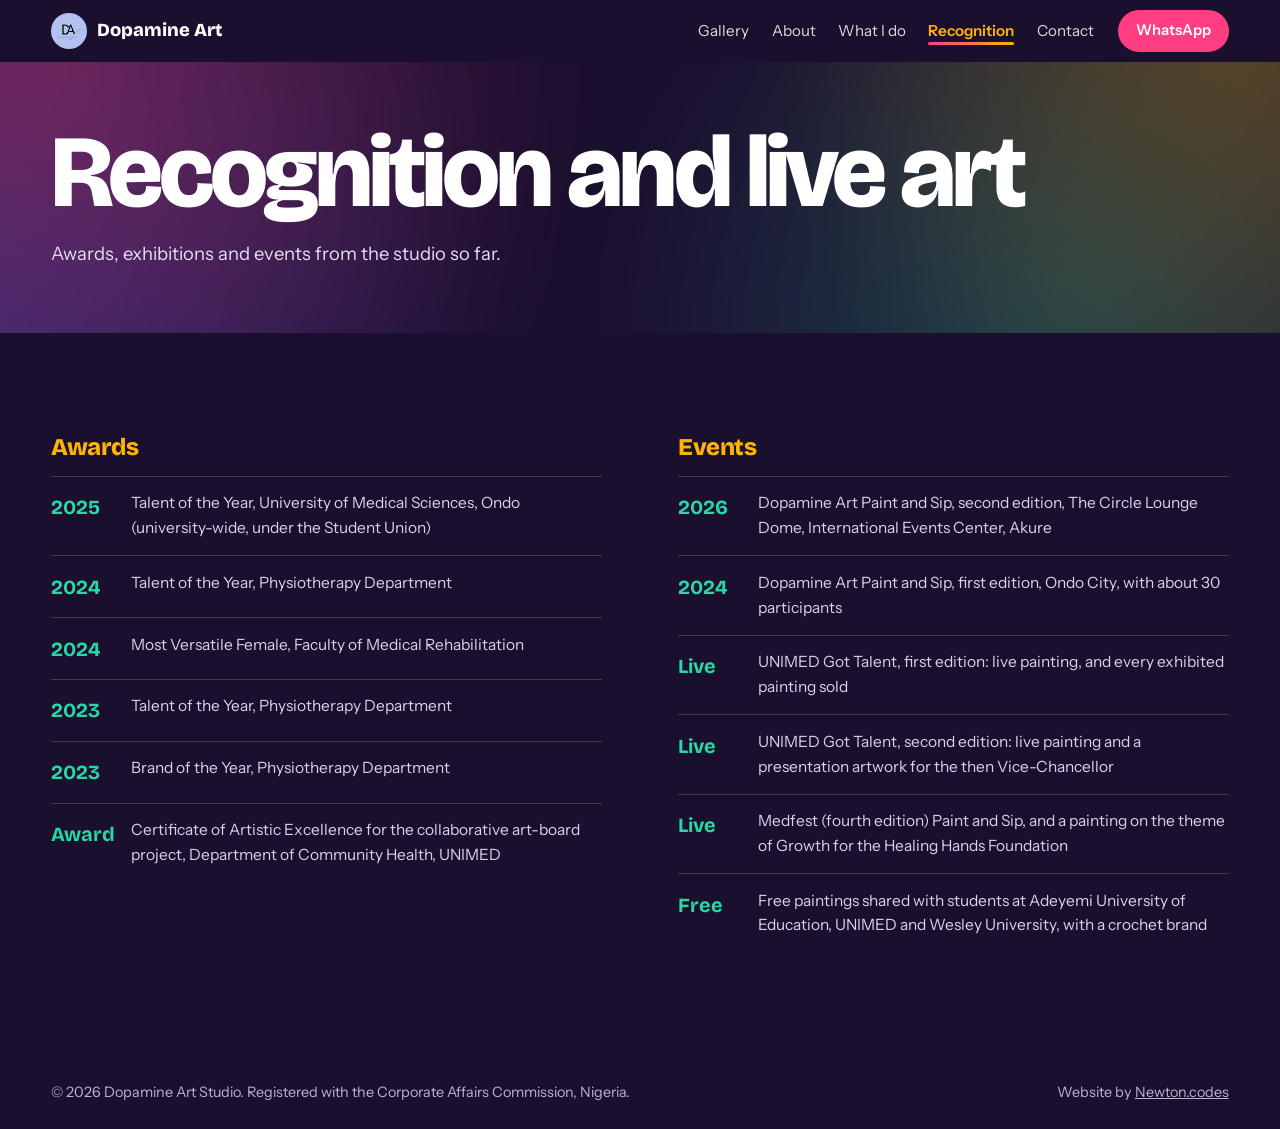
<file: recognition.html>
<!DOCTYPE html>
<html lang="en">
<head>
<meta charset="utf-8">
<meta name="viewport" content="width=device-width, initial-scale=1">
<title>Recognition and live art | Dopamine Art</title>
<meta name="description" content="Awards, exhibitions, live painting and Paint and Sip events by Olayemi Oluwadolapo Faith.">
<meta property="og:title" content="Recognition and live art | Dopamine Art">
<meta property="og:description" content="Awards, exhibitions, live painting and Paint and Sip events by Olayemi Oluwadolapo Faith.">
<!-- <meta property="og:image" content="images/hero-1.jpg"> -->
<link rel="icon" href="Images/WhatsApp Image 2026-10-25 at 08.23.37.jpeg">
<link rel="preconnect" href="https://fonts.googleapis.com">
<link rel="preconnect" href="https://fonts.gstatic.com" crossorigin>
<link href="https://fonts.googleapis.com/css2?family=Bricolage+Grotesque:opsz,wght@12..96,500;12..96,800&family=Instrument+Sans:wght@400;500;600&display=swap" rel="stylesheet">
<link rel="stylesheet" href="style.css">
</head>
<body>
<header>
  <nav class="wrap" aria-label="Main">
    <a class="brand" href="index.html"><img src="Images/WhatsApp Image 2026-10-25 at 08.23.37.jpeg" alt="Dopamine Art logo">Dopamine Art</a>
    <ul><li><a href="gallery.html">Gallery</a></li><li><a href="about.html">About</a></li><li><a href="services.html">What I do</a></li><li><a href="recognition.html" aria-current="page">Recognition</a></li><li><a href="contact.html">Contact</a></li></ul>
    <a class="btn fill" href="https://wa.me/2349031355428?text=Hello%20Dopamine%20Art%2C%20I%27d%20like%20to%20enquire%20about%20a%20painting.">WhatsApp</a>
  </nav>
</header>
<main>
<div class="pagehead"><div class="wrap"><h1>Recognition and live art</h1><p>Awards, exhibitions and events from the studio so far.</p></div></div>
<section class="recog" id="recognition">
  <div class="wrap">
    <div class="cols">
      <div>
        <h3>Awards</h3>
        <ul class="tl">
          <li><b>2025</b><span>Talent of the Year, University of Medical Sciences, Ondo (university-wide, under the Student Union)</span></li>
          <li><b>2024</b><span>Talent of the Year, Physiotherapy Department</span></li>
          <li><b>2024</b><span>Most Versatile Female, Faculty of Medical Rehabilitation</span></li>
          <li><b>2023</b><span>Talent of the Year, Physiotherapy Department</span></li>
          <li><b>2023</b><span>Brand of the Year, Physiotherapy Department</span></li>
          <li><b>Award</b><span>Certificate of Artistic Excellence for the collaborative art-board project, Department of Community Health, UNIMED</span></li>
        </ul>
      </div>
      <div>
        <h3>Events</h3>
        <ul class="tl">
          <li><b>2026</b><span>Dopamine Art Paint and Sip, second edition, The Circle Lounge Dome, International Events Center, Akure</span></li>
          <li><b>2024</b><span>Dopamine Art Paint and Sip, first edition, Ondo City, with about 30 participants</span></li>
          <li><b>Live</b><span>UNIMED Got Talent, first edition: live painting, and every exhibited painting sold</span></li>
          <li><b>Live</b><span>UNIMED Got Talent, second edition: live painting and a presentation artwork for the then Vice-Chancellor</span></li>
          <li><b>Live</b><span>Medfest (fourth edition) Paint and Sip, and a painting on the theme of Growth for the Healing Hands Foundation</span></li>
          <li><b>Free</b><span>Free paintings shared with students at Adeyemi University of Education, UNIMED and Wesley University, with a crochet brand</span></li>
        </ul>
      </div>
    </div>
  </div>
</section>
</main>
<footer>
  <div class="wrap">
    <span>&copy; <span id="yr">2026</span> Dopamine Art Studio. Registered with the Corporate Affairs Commission, Nigeria.</span>
    <span>Website by <a href="https://newton.codes">Newton.codes</a></span>
  </div>
</footer>
<dialog id="lb" aria-label="Enlarged painting"><button type="button" id="lbx">Close</button><img alt=""></dialog>
<script src="script.js"></script>
</body>
</html>
</file>
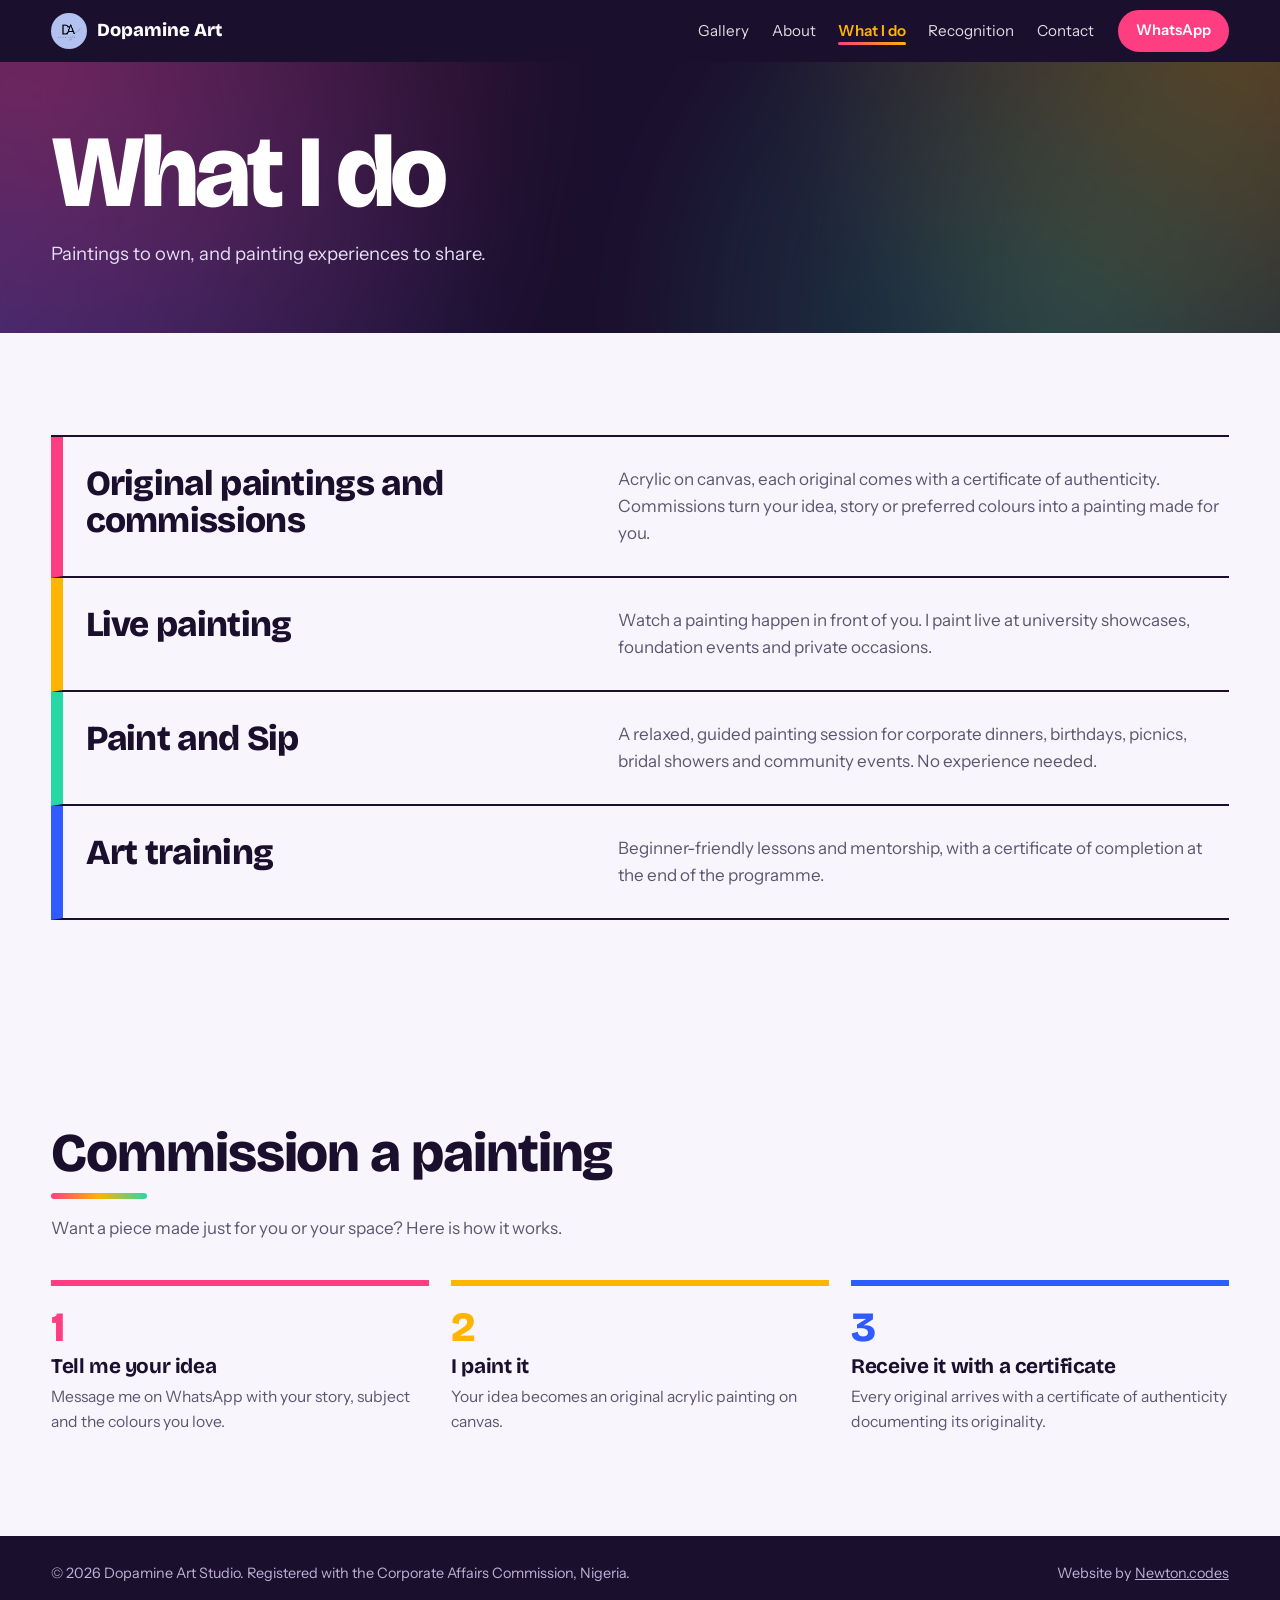
<file: services.html>
<!DOCTYPE html>
<html lang="en">
<head>
<meta charset="utf-8">
<meta name="viewport" content="width=device-width, initial-scale=1">
<title>What I do | Dopamine Art</title>
<meta name="description" content="Original paintings, commissions, live painting, Paint and Sip events and art training from Dopamine Art Studio.">
<meta property="og:title" content="What I do | Dopamine Art">
<meta property="og:description" content="Original paintings, commissions, live painting, Paint and Sip events and art training from Dopamine Art Studio.">
<!-- <meta property="og:image" content="images/hero-1.jpg"> -->
<link rel="icon" href="Images/WhatsApp Image 2026-10-25 at 08.23.37.jpeg">
<link rel="preconnect" href="https://fonts.googleapis.com">
<link rel="preconnect" href="https://fonts.gstatic.com" crossorigin>
<link href="https://fonts.googleapis.com/css2?family=Bricolage+Grotesque:opsz,wght@12..96,500;12..96,800&family=Instrument+Sans:wght@400;500;600&display=swap" rel="stylesheet">
<link rel="stylesheet" href="style.css">
</head>
<body>
<header>
  <nav class="wrap" aria-label="Main">
    <a class="brand" href="index.html"><img src="Images/WhatsApp Image 2026-10-25 at 08.23.37.jpeg" alt="Dopamine Art logo">Dopamine Art</a>
    <ul><li><a href="gallery.html">Gallery</a></li><li><a href="about.html">About</a></li><li><a href="services.html" aria-current="page">What I do</a></li><li><a href="recognition.html">Recognition</a></li><li><a href="contact.html">Contact</a></li></ul>
    <a class="btn fill" href="https://wa.me/2349031355428?text=Hello%20Dopamine%20Art%2C%20I%27d%20like%20to%20enquire%20about%20a%20painting.">WhatsApp</a>
  </nav>
</header>
<main>
<div class="pagehead"><div class="wrap"><h1>What I do</h1><p>Paintings to own, and painting experiences to share.</p></div></div>
<section id="services">
  <div class="wrap">
    <ul class="svc">
      <li style="--c:var(--pink)"><h3>Original paintings and commissions</h3><p>Acrylic on canvas, each original comes with a certificate of authenticity. Commissions turn your idea, story or preferred colours into a painting made for you.</p></li>
      <li style="--c:var(--gold)"><h3>Live painting</h3><p>Watch a painting happen in front of you. I paint live at university showcases, foundation events and private occasions.</p></li>
      <li style="--c:var(--mint)"><h3>Paint and Sip</h3><p>A relaxed, guided painting session for corporate dinners, birthdays, picnics, bridal showers and community events. No experience needed.</p></li>
      <li style="--c:var(--cobalt)"><h3>Art training</h3><p>Beginner-friendly lessons and mentorship, with a certificate of completion at the end of the programme.</p></li>
    </ul>
  </div>
</section><section id="commissions">
  <div class="wrap">
    <h2>Commission a painting</h2>
    <p class="intro">Want a piece made just for you or your space? Here is how it works.</p>
    <ol class="steps">
      <li style="--c:var(--pink)"><h3>Tell me your idea</h3><p>Message me on WhatsApp with your story, subject and the colours you love.</p></li>
      <li style="--c:var(--gold)"><h3>I paint it</h3><p>Your idea becomes an original acrylic painting on canvas.</p></li>
      <li style="--c:var(--cobalt)"><h3>Receive it with a certificate</h3><p>Every original arrives with a certificate of authenticity documenting its originality.</p></li>
    </ol>
  </div>
</section>
</main>
<footer>
  <div class="wrap">
    <span>&copy; <span id="yr">2026</span> Dopamine Art Studio. Registered with the Corporate Affairs Commission, Nigeria.</span>
    <span>Website by <a href="https://newton.codes">Newton.codes</a></span>
  </div>
</footer>
<dialog id="lb" aria-label="Enlarged painting"><button type="button" id="lbx">Close</button><img alt=""></dialog>
<script src="script.js"></script>
</body>
</html>
</file>
<file: style.css>
:root{--plum:#1B0F2E;--pink:#FF3D81;--gold:#FFB400;--cobalt:#2F5BFF;--mint:#27D8A6;--paper:#F8F6FC;--ink:#1B0F2E;--muted:#5E5670;
--display:"Bricolage Grotesque","Trebuchet MS",system-ui,sans-serif;--body:"Instrument Sans",system-ui,-apple-system,"Segoe UI",sans-serif}
*{box-sizing:border-box;margin:0}
html{scroll-behavior:smooth;scroll-padding-top:70px}
body{font-family:var(--body);color:var(--ink);background:var(--paper);line-height:1.6;font-size:1.0625rem;-webkit-font-smoothing:antialiased}
a{color:inherit}
:focus-visible{outline:3px solid var(--gold);outline-offset:3px}
.wrap{width:min(1180px,92%);margin-inline:auto}
h1,h2,h3{font-family:var(--display);line-height:1.04;letter-spacing:-.02em}
h2{font-size:clamp(2rem,5vw,3.4rem);font-weight:800;margin-bottom:1rem}
.btn{display:inline-block;padding:.85rem 1.4rem;border-radius:999px;font-weight:600;text-decoration:none;border:2px solid currentColor;transition:transform .2s,background .2s,color .2s}
.btn:hover{transform:translateY(-2px)}
.btn.fill{background:var(--pink);border-color:var(--pink);color:#fff}
.btn.fill:hover{background:#fff;color:var(--pink)}

/* nav */
header{position:fixed;inset:0 0 auto;z-index:20;background:rgba(27,15,46,.88);backdrop-filter:blur(10px)}
nav{display:flex;align-items:center;gap:1.5rem;height:62px;color:#fff}
.brand{display:flex;align-items:center;gap:.6rem;font-family:var(--display);font-weight:800;text-decoration:none;font-size:1.15rem}
.brand img{height:36px;width:auto;border-radius:50%}
nav ul{display:flex;gap:1.4rem;list-style:none;margin-left:auto;padding:0;font-size:.95rem}
nav ul a{text-decoration:none;opacity:.85}nav ul a:hover{opacity:1;color:var(--gold)}
nav .btn{padding:.45rem 1rem;font-size:.92rem}
@media(max-width:820px){nav{flex-wrap:wrap;height:auto;padding:.55rem 0 .35rem;gap:.4rem 1rem}nav .btn{margin-left:auto}nav ul{display:flex;order:3;width:100%;overflow-x:auto;gap:1.2rem;white-space:nowrap;padding:0 0 .45rem;margin:0}.hero,.pagehead{padding-top:150px!important}}

/* hero */
.hero{background:var(--plum);color:#fff;padding:110px 0 60px}
.hero h1{font-size:clamp(3.6rem,13vw,10.5rem);font-weight:800;letter-spacing:-.045em;line-height:.9;margin-bottom:1.4rem}
.hero h1 span{display:inline-block}
.hero p.lead{max-width:34rem;font-size:1.2rem;color:#E6DFF5;margin-bottom:1.6rem}
.hero .cta{display:flex;gap:.8rem;flex-wrap:wrap;margin-bottom:2.6rem}
.mosaic{display:grid;grid-template-columns:repeat(6,1fr);grid-auto-rows:clamp(100px,16vw,210px);gap:10px}
.mosaic figure:nth-child(1){grid-column:span 3;grid-row:span 2}
.mosaic figure:nth-child(2){grid-column:span 3}
.mosaic figure:nth-child(3){grid-column:span 2}
.mosaic figure:nth-child(4){grid-column:span 1}
.mosaic figure:nth-child(n+5){grid-column:span 2}
.mosaic figure{animation:pop .7s cubic-bezier(.2,.8,.2,1) backwards}
.mosaic figure:nth-child(2){animation-delay:.08s}.mosaic figure:nth-child(3){animation-delay:.16s}
.mosaic figure:nth-child(4){animation-delay:.24s}.mosaic figure:nth-child(5){animation-delay:.32s}
.mosaic figure:nth-child(6){animation-delay:.4s}.mosaic figure:nth-child(7){animation-delay:.48s}
@keyframes pop{from{opacity:0;transform:scale(.92) translateY(18px)}}

/* artwork frames: image sits on a colour wash so the page looks finished even before images are added */
.art{position:relative;overflow:hidden;border-radius:6px;cursor:zoom-in;background:var(--pink)}
.art::after{content:attr(data-label);position:absolute;inset:0;display:grid;place-items:center;font:600 .85rem var(--body);color:rgba(255,255,255,.85);text-align:center;padding:1rem;z-index:0}
.art img{position:absolute;inset:0;width:100%;height:100%;object-fit:cover;z-index:1;transition:transform .5s}
.art:hover img{transform:scale(1.04)}
.art:nth-child(4n+1){background:linear-gradient(135deg,var(--pink),var(--gold))}
.art:nth-child(4n+2){background:linear-gradient(135deg,var(--cobalt),var(--mint))}
.art:nth-child(4n+3){background:linear-gradient(135deg,var(--gold),#FF6B2C)}
.art:nth-child(4n){background:linear-gradient(135deg,var(--mint),var(--cobalt))}

/* marquee-free colour band */
.band{display:grid;grid-template-columns:repeat(4,1fr);height:10px}
.band i:nth-child(1){background:var(--pink)}.band i:nth-child(2){background:var(--gold)}.band i:nth-child(3){background:var(--mint)}.band i:nth-child(4){background:var(--cobalt)}

section{padding:clamp(3.5rem,8vw,6.5rem) 0}
.intro{max-width:40rem;color:var(--muted);margin-bottom:2.4rem}

/* gallery */
.masonry{columns:3 260px;column-gap:12px}
.masonry figure{break-inside:avoid;margin-bottom:12px}

/* about */
.about{background:#fff}
.about .grid{display:grid;grid-template-columns:minmax(0,5fr) minmax(0,6fr);gap:clamp(2rem,6vw,5rem);align-items:center}
.about .art{aspect-ratio:4/5;border-radius:200px 200px 6px 6px}
.about p+p{margin-top:1rem}
.themes{display:flex;flex-wrap:wrap;gap:.5rem;margin-top:1.4rem;padding:0;list-style:none}
.themes li{padding:.35rem .9rem;border-radius:999px;font-weight:600;font-size:.92rem;color:#fff}
.themes li:nth-child(1){background:var(--cobalt)}.themes li:nth-child(2){background:#0E9F7E}.themes li:nth-child(3){background:var(--pink)}.themes li:nth-child(4){background:#B27A00}
@media(max-width:760px){.about .grid{grid-template-columns:1fr}.about .art{max-width:340px}}

/* services */
.svc{list-style:none;padding:0;border-top:2px solid var(--ink)}
.svc li{display:grid;grid-template-columns:minmax(0,5fr) minmax(0,6fr);gap:1.5rem;padding:1.8rem 0 1.8rem 1.4rem;border-bottom:2px solid var(--ink);border-left:12px solid var(--c);}
.svc h3{font-size:clamp(1.5rem,3vw,2.2rem);font-weight:800}
.svc p{color:var(--muted)}
@media(max-width:760px){.svc li{grid-template-columns:1fr;gap:.5rem}}

/* recognition */
.recog{background:var(--plum);color:#fff}
.recog .intro{color:#CFC6E3}
.cols{display:grid;grid-template-columns:1fr 1fr;gap:clamp(2rem,6vw,5rem)}
.cols h3{font-size:1.5rem;font-weight:800;margin-bottom:1rem;color:var(--gold)}
.tl{list-style:none;padding:0}
.tl li{display:grid;grid-template-columns:4.2rem 1fr;gap:.8rem;padding:.9rem 0;border-top:1px solid rgba(255,255,255,.18)}
.tl b{font-family:var(--display);font-size:1.25rem;color:var(--mint)}
.tl span{color:#DAD2EC;font-size:.97rem}
@media(max-width:760px){.cols{grid-template-columns:1fr}}

/* commissions */
.steps{display:grid;grid-template-columns:repeat(3,1fr);gap:1.4rem;list-style:none;padding:0;counter-reset:s}
.steps li{counter-increment:s;padding-top:1rem;border-top:6px solid var(--c)}
.steps li::before{content:counter(s);font:800 2.6rem var(--display);color:var(--c)}
.steps h3{font-size:1.3rem;margin:.2rem 0 .4rem}
.steps p{color:var(--muted);font-size:.98rem}
@media(max-width:760px){.steps{grid-template-columns:1fr}}

/* contact */
.contact{background:var(--pink);color:#fff;text-align:left}
.contact h2{font-size:clamp(2.4rem,7vw,5.6rem);max-width:14ch}
.contact .links{display:flex;flex-wrap:wrap;gap:.7rem;margin:1.6rem 0}
.contact .btn{background:#fff;color:var(--ink);border-color:#fff}
.contact .btn:hover{background:var(--plum);color:#fff;border-color:var(--plum)}
footer{background:var(--plum);color:#BDB2D6;padding:1.6rem 0;font-size:.9rem}
footer .wrap{display:flex;justify-content:space-between;flex-wrap:wrap;gap:.6rem}

/* lightbox */
dialog{border:0;background:transparent;max-width:94vw;max-height:94vh;padding:0;overflow:visible}
dialog::backdrop{background:rgba(15,8,28,.92)}
dialog img{max-width:94vw;max-height:88vh;display:block;margin:auto;border-radius:4px}
dialog button{position:absolute;top:-2.6rem;right:0;background:none;border:0;color:#fff;font:600 1rem var(--body);cursor:pointer}
@media(prefers-reduced-motion:reduce){*{animation:none!important;transition:none!important;scroll-behavior:auto!important}}

nav ul a[aria-current="page"]{opacity:1;color:var(--gold);font-weight:600}
.pagehead{background:var(--plum);color:#fff;padding:120px 0 clamp(2.5rem,6vw,4rem)}
.pagehead h1{font-size:clamp(2.8rem,9vw,6.4rem);font-weight:800;letter-spacing:-.04em;margin-bottom:.8rem}
.pagehead p{color:#E6DFF5;max-width:36rem;font-size:1.15rem}
.more{margin-top:2rem}

/* ==========================================================
   MOTION LAYER: paint-themed transitions and animations
   ========================================================== */

/* 1. Page entrance: a plum veil wipes upward, like a canvas being unveiled */
body::after{content:"";position:fixed;inset:0;z-index:99;background:var(--plum);clip-path:inset(0);pointer-events:none;
  animation:veil .9s cubic-bezier(.7,0,.2,1) .12s forwards}
@keyframes veil{to{clip-path:inset(0 0 100% 0);visibility:hidden}}

/* 2. Page exit: four paint bars sweep down before the next page loads */
.curtain{position:fixed;inset:0;z-index:100;display:grid;grid-template-columns:repeat(4,1fr);pointer-events:none}
.curtain i{transform:scaleY(0);transform-origin:top;transition:transform .55s cubic-bezier(.7,0,.2,1) calc(var(--k)*.07s)}
.curtain i:nth-child(1){background:var(--pink)}.curtain i:nth-child(2){background:var(--gold)}
.curtain i:nth-child(3){background:var(--mint)}.curtain i:nth-child(4){background:var(--cobalt)}
.curtain.go i{transform:scaleY(1)}

/* 3. Drifting paint clouds behind the hero and page headers */
.hero,.pagehead{position:relative;overflow:hidden}
.hero>.wrap,.pagehead>.wrap{position:relative;z-index:1}
.hero::before,.pagehead::before{content:"";position:absolute;inset:-25%;pointer-events:none;filter:blur(36px);opacity:.75;
  background:
   radial-gradient(circle at 18% 28%,rgba(255,61,129,.5),transparent 34%),
   radial-gradient(circle at 82% 18%,rgba(255,180,0,.38),transparent 30%),
   radial-gradient(circle at 72% 82%,rgba(39,216,166,.34),transparent 32%),
   radial-gradient(circle at 14% 86%,rgba(47,91,255,.45),transparent 34%);
  animation:drift 16s ease-in-out infinite alternate}
@keyframes drift{0%{transform:translate3d(-3%,-2%,0) rotate(0) scale(1)}100%{transform:translate3d(4%,3%,0) rotate(8deg) scale(1.12)}}

/* 4. Hero title: letters drop in like wet paint, then wobble on hover */
.lt{display:inline-block;animation:drop .95s cubic-bezier(.2,1.35,.4,1) both;transition:translate .3s,rotate .3s}
.lt:hover{translate:0 -.07em;rotate:-7deg}
@keyframes drop{from{opacity:0;transform:translateY(-1.1em) rotate(-16deg) scale(.7)}to{opacity:1;transform:none}}

/* 5. Colour band flows like a paint ribbon */
.band{display:block;height:12px;background:linear-gradient(90deg,var(--pink),var(--gold),var(--mint),var(--cobalt),var(--pink));background-size:200% 100%;animation:flow 6s linear infinite}
.band i{display:none}
@keyframes flow{to{background-position:200% 0}}

/* 6. Scroll reveals: text rises, paintings are wiped in like a brush stroke */
.js .rv{opacity:0;transform:translateY(30px);transition:opacity .8s ease var(--d,0s),transform .9s cubic-bezier(.2,.8,.2,1) var(--d,0s)}
.js .rv.in{opacity:1;transform:none}
.js .art.rv{opacity:1;transform:none;transition:transform .35s ease}
.js .art.rv img{clip-path:inset(0 100% 0 0);scale:1.35;transition:clip-path 1.1s cubic-bezier(.7,0,.2,1) var(--d,0s),scale 1.6s cubic-bezier(.2,.8,.2,1) var(--d,0s),transform .5s}
.js .art.rv.in img{clip-path:inset(0 0 0 0);scale:1}
.art{transition:transform .35s ease}
.art.tilting{transition:none}
h2::after{content:"";display:block;width:0;height:6px;border-radius:6px;margin-top:.7rem;background:linear-gradient(90deg,var(--pink),var(--gold),var(--mint));transition:width .9s cubic-bezier(.2,.8,.2,1) .35s}
h2.in::after,.no-js h2::after{width:96px}
.contact h2::after{background:#fff}
.svc li{transition:background .35s,padding-left .35s}
.svc li:hover{background:rgba(27,15,46,.045);padding-left:2.2rem}
.tl li{transition:padding-left .3s}
.tl li:hover{padding-left:.6rem}
.themes li{transition:transform .25s}
.themes li:hover{transform:translateY(-4px) rotate(-3deg)}

/* 7. Nav: brush-stroke underline */
nav ul a{position:relative;padding-bottom:3px}
nav ul a::after{content:"";position:absolute;left:0;right:0;bottom:-2px;height:3px;border-radius:3px;background:linear-gradient(90deg,var(--pink),var(--gold));transform:scaleX(0);transform-origin:left;transition:transform .35s cubic-bezier(.7,0,.2,1)}
nav ul a:hover::after,nav ul a[aria-current="page"]::after{transform:scaleX(1)}
.brand img{transition:transform .6s cubic-bezier(.2,1.4,.4,1)}
.brand:hover img{transform:rotate(360deg) scale(1.1)}

/* 8. Buttons: a colour fill sweeps up on hover */
.btn{position:relative;overflow:hidden;isolation:isolate}
.btn::before{content:"";position:absolute;inset:0;z-index:-1;background:var(--gold);transform:translateY(101%);transition:transform .38s cubic-bezier(.7,0,.2,1)}
.btn:hover::before{transform:none}
.btn:hover{color:var(--ink)}
.btn.fill:hover{background:var(--pink);border-color:var(--pink);color:var(--ink)}
.contact .btn::before{background:var(--plum)}
.contact .btn:hover{color:#fff}

/* 9. About portrait floats gently */
.about .art{animation:float 7s ease-in-out infinite}
@keyframes float{50%{transform:translateY(-12px) rotate(.6deg)}}

/* 10. Scroll progress ribbon */
.progress{position:fixed;top:0;left:0;right:0;height:4px;z-index:30;transform:scaleX(0);transform-origin:left;pointer-events:none;
  background:linear-gradient(90deg,var(--pink),var(--gold),var(--mint),var(--cobalt))}

/* 11. Cursor ring and click splatter */
.ring{position:fixed;left:0;top:0;width:34px;height:34px;margin:-17px 0 0 -17px;border:2px solid var(--pink);border-radius:50%;z-index:90;pointer-events:none;
  transition:width .3s,height .3s,margin .3s,background .3s,opacity .3s;opacity:0}
.ring.on{opacity:.9}
.ring.big{width:72px;height:72px;margin:-36px 0 0 -36px;background:rgba(255,61,129,.14)}
.splat{position:fixed;z-index:95;width:var(--s);height:var(--s);margin:calc(var(--s)/-2) 0 0 calc(var(--s)/-2);border-radius:50%;background:var(--c);pointer-events:none;
  animation:burst .85s cubic-bezier(.1,.8,.3,1) forwards}
@keyframes burst{to{transform:translate(var(--dx),var(--dy)) scale(.2);opacity:0}}

/* 12. Lightbox opens with a soft pop */
dialog[open]{animation:lbin .45s cubic-bezier(.2,.9,.3,1.2)}
dialog[open]::backdrop{animation:fadein .4s}
@keyframes lbin{from{opacity:0;transform:scale(.9) rotate(-1.5deg)}}
@keyframes fadein{from{opacity:0}}

/* Respect people who prefer less motion */
@media(prefers-reduced-motion:reduce){
  body::after,.curtain,.ring,.progress,.hero::before,.pagehead::before{display:none!important}
  .js .rv,.js .art.rv{opacity:1!important;transform:none!important}
  .js .art.rv img{scale:1!important;clip-path:none!important}
  h2::after{width:96px}
}

/* ---------- Painting captions ---------- */
.masonry .piece:nth-child(4n+1) .art{aspect-ratio:4/5}
.masonry .piece:nth-child(4n+2) .art{aspect-ratio:1/1}
.masonry .piece:nth-child(4n+3) .art{aspect-ratio:3/4}
.masonry .piece:nth-child(4n) .art{aspect-ratio:5/4}
.piece:nth-child(4n+1) .art{background:linear-gradient(135deg,var(--pink),var(--gold))}
.piece:nth-child(4n+2) .art{background:linear-gradient(135deg,var(--cobalt),var(--mint))}
.piece:nth-child(4n+3) .art{background:linear-gradient(135deg,var(--gold),#FF6B2C)}
.piece:nth-child(4n) .art{background:linear-gradient(135deg,var(--mint),var(--cobalt))}
.masonry .piece{margin-bottom:22px}
.piece figcaption{padding:.8rem .15rem 0}
.ct{font:800 1.2rem/1.2 var(--display);letter-spacing:-.01em}
.cm{font-size:.84rem;font-weight:600;color:var(--pink);margin:.2rem 0 .4rem}
.cd{font-size:.95rem;line-height:1.55;color:var(--muted)}
/* hero tiles: caption slides up over the painting on hover */
.ov{position:absolute;left:0;right:0;bottom:0;z-index:2;padding:1.6rem 1rem .85rem;color:#fff;
  background:linear-gradient(transparent,rgba(27,15,46,.92));transform:translateY(101%);transition:transform .4s cubic-bezier(.2,.8,.2,1)}
.ov .ct{font-size:1rem}.ov .cm{color:var(--gold);margin:.1rem 0 0;font-size:.78rem}.ov .cd{display:none}
.art:hover .ov,.art:focus-within .ov{transform:none}
.piece{position:relative}
@media(hover:none){
  .mosaic .ov{display:none}
  .piece .ov{position:static;transform:none;background:none;color:var(--ink);padding:.8rem .15rem 0}
  .piece .ov .ct{font-size:1.2rem;color:var(--ink)}
  .piece .ov .cm{display:block;color:var(--pink);font-size:.84rem;margin:.2rem 0 .4rem}
  .piece .ov .cd{display:block;color:var(--muted);font-size:.95rem}
}
/* lightbox caption */
dialog img{max-height:70vh}
.lbc{max-width:62ch;margin:1rem auto 0;text-align:center;color:#fff}
.lbc .ct{font-size:1.4rem}.lbc .cm{color:var(--gold)}.lbc .cd{display:block;color:#E6DFF5}

/* ---------- Hover captions: text slides up over the painting ---------- */
@media(hover:hover){
  .piece{position:relative;overflow:hidden;border-radius:6px}
  .piece figcaption{position:absolute;left:0;right:0;bottom:0;z-index:3;padding:3rem 1.1rem 1.1rem;color:#fff;
    background:linear-gradient(transparent,rgba(27,15,46,.94) 38%);
    transform:translateY(101%);transition:transform .45s cubic-bezier(.2,.8,.2,1);pointer-events:none}
  .piece:hover figcaption,.piece:focus-within figcaption{transform:none}
  .piece .ct{color:#fff}
  .piece .cm{color:var(--gold)}
  .piece .cd{color:#E6DFF5;font-size:.88rem;display:-webkit-box;-webkit-line-clamp:4;-webkit-box-orient:vertical;overflow:hidden}
  .masonry .piece{margin-bottom:12px}
}

/* ==========================================================
   MOBILE MENU: hamburger icon that opens a full-width panel
   ========================================================== */
.menu-btn,.mob-cta{display:none}
.menu-btn{background:none;border:0;width:44px;height:44px;margin-right:-8px;flex-direction:column;justify-content:center;align-items:center;gap:6px;cursor:pointer}
.menu-btn span{display:block;width:25px;height:2.5px;border-radius:3px;background:#fff;transition:transform .4s cubic-bezier(.7,0,.2,1),opacity .25s,background .25s}
.menu-btn:hover span{background:var(--gold)}
header.open .menu-btn span:nth-child(1){transform:translateY(8.5px) rotate(45deg);background:var(--pink)}
header.open .menu-btn span:nth-child(2){opacity:0;transform:scaleX(0)}
header.open .menu-btn span:nth-child(3){transform:translateY(-8.5px) rotate(-45deg);background:var(--pink)}

@media(max-width:820px){
  nav{flex-wrap:nowrap;height:62px;padding:0;gap:.8rem}
  nav .btn{margin-left:auto}
  .menu-btn{display:flex}
  .hero,.pagehead{padding-top:100px!important}
  nav ul{position:absolute;top:100%;left:0;right:0;order:0;width:auto;margin:0;display:flex;flex-direction:column;gap:0;
    padding:.4rem 6% 1.8rem;overflow:visible;white-space:normal;background:var(--plum);max-height:calc(100vh - 62px);overflow-y:auto;
    clip-path:inset(0 0 100% 0);visibility:hidden;transition:clip-path .55s cubic-bezier(.7,0,.2,1),visibility 0s .55s}
  header.open nav ul{clip-path:inset(0);visibility:visible;transition:clip-path .55s cubic-bezier(.7,0,.2,1),visibility 0s}
  nav ul li{border-top:1px solid rgba(255,255,255,.12);opacity:0;transform:translateY(16px);transition:opacity .35s,transform .5s cubic-bezier(.2,.8,.2,1)}
  nav ul li:first-child{border-top:0}
  header.open nav ul li{opacity:1;transform:none;transition-delay:calc(.15s + var(--i,0)*.06s)}
  nav ul a{display:block;padding:.95rem 0;font:800 1.7rem/1.1 var(--display);letter-spacing:-.02em;opacity:1}
  nav ul a::after{display:none}
  nav ul a[aria-current="page"]{color:var(--gold)}
  nav ul .mob-cta{border-top:0}
  nav ul .mob-cta a{display:inline-block;margin-top:1rem;padding:.85rem 1.4rem;font:600 1rem var(--body);letter-spacing:0;color:#fff}
}
@media(max-width:820px) and (min-width:481px){.mob-cta{display:none}}
@media(max-width:480px){nav>.btn{display:none}.menu-btn{margin-left:auto}nav ul .mob-cta{display:block}}

/* ==========================================================
   PHONE FIXES
   ========================================================== */
body{overflow-x:hidden}
@supports(overflow:clip){body{overflow-x:clip}}
body.veil-done::after{display:none}
@media(max-width:640px){
  .hero h1{font-size:clamp(3.2rem,16vw,5rem)}
  .mosaic{grid-template-columns:repeat(2,1fr);grid-auto-rows:clamp(120px,38vw,190px)}
  .mosaic figure:nth-child(n){grid-column:span 1;grid-row:span 1}
  .mosaic figure:nth-child(1){grid-column:span 2;grid-row:span 2}
  .mosaic figure:nth-child(7){grid-column:span 2}
}
@media(hover:none){.mosaic .ov{display:none}}

/* ==========================================================
   MOBILE IMAGE-PROOFING
   Phones and touch screens: images are always visible (no wipe/zoom reveal),
   and the gallery uses a plain grid instead of CSS columns, which some phone browsers render badly.
   ========================================================== */
.art img{display:block;opacity:1}
@media(max-width:820px),(hover:none){
  .js .art.rv img{clip-path:none!important;scale:1!important;transition:none!important}
  .masonry{columns:auto;display:grid;grid-template-columns:1fr;gap:22px}
  .masonry .piece{margin-bottom:0}
  #title{
    font-size: 40px;
  }
}
@media(min-width:560px) and (max-width:820px){.masonry{grid-template-columns:1fr 1fr}}
/* ==========================================================
   CAPTION SAFETY: hidden captions are never painted (fixes text showing over images in Safari/iOS)
   ========================================================== */
.art,.piece{isolation:isolate}
.ov{visibility:hidden;opacity:0;transform:translateY(14px);
  transition:transform .4s cubic-bezier(.2,.8,.2,1),opacity .3s,visibility 0s .4s}
.art:hover .ov,.art:focus-within .ov{visibility:visible;opacity:1;transform:none;
  transition:transform .4s cubic-bezier(.2,.8,.2,1),opacity .3s,visibility 0s}
@media(hover:hover){
  .piece figcaption{visibility:hidden;opacity:0;transform:translateY(14px);
    transition:transform .45s cubic-bezier(.2,.8,.2,1),opacity .3s,visibility 0s .45s}
  .piece:hover figcaption,.piece:focus-within figcaption{visibility:visible;opacity:1;transform:none;
    transition:transform .45s cubic-bezier(.2,.8,.2,1),opacity .3s,visibility 0s}
}
@media(hover:none){
  .mosaic .ov{display:none}
  .piece .ov{visibility:visible;opacity:1;transform:none}
}
/* phone hero mosaic: no empty gap beside the sixth tile */
@media(max-width:640px){.mosaic figure:nth-child(6){grid-column:span 2} #title{
    font-size: 40px;
  }}

/* Solid header: page text can no longer show through behind the logo while scrolling */
header{background:var(--plum);-webkit-backdrop-filter:none;backdrop-filter:none}
</file>
